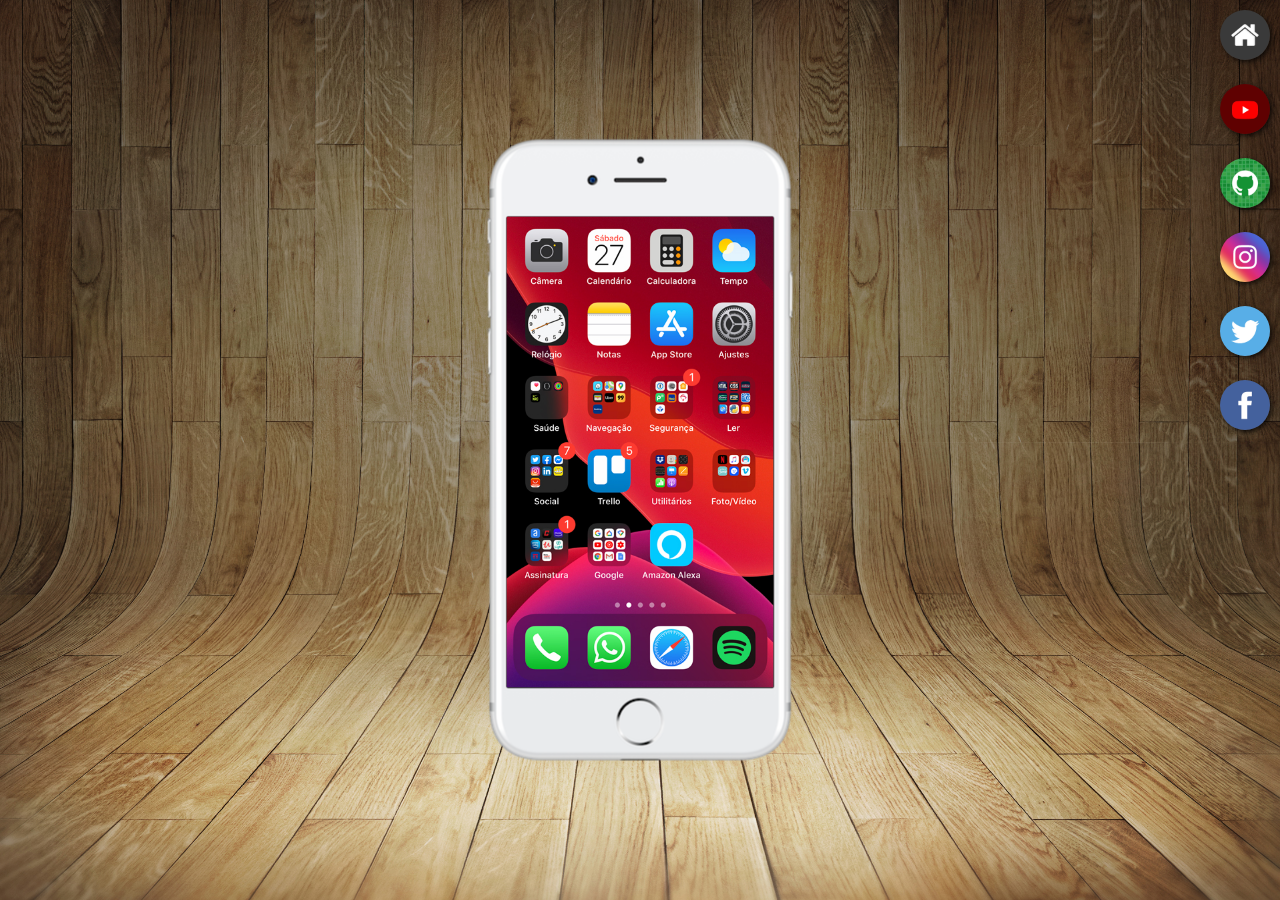
<file: index.html>
<!DOCTYPE html>
<html lang="pt-br">
<head>
    <meta charset="UTF-8">
    <meta http-equiv="X-UA-Compatible" content="IE=edge">
    <meta name="viewport" content="width=device-width, initial-scale=1.0">
    <link rel="shortcut icon" href="favicon.ico" type="image/x-icon">
    <link rel="stylesheet" href="estilos/style.css">
    <title>Projeto Redes Sociais</title>
</head>
<body>
<main>
    <section id="telefone" >
        <iframe src="home.html" name="tela" id="tela" frameborder="0">
            Seu navegador ñ é compatível
        </iframe>
    </section>
    <section id="redes">
        <a href="home.html" target="tela"><img src="imagens/logo-home.jpg" alt="home"></a><br>
        
        <a href="youtube.html" target="tela"><img src="imagens/logo-youtube.jpg" alt="youtbe"></a><br>
        
        <a href="github.html" target="tela"><img src="imagens/logo-github.jpg" alt="github"></a><br>
        
        <a href="instagram.html" target="tela"><img src="imagens/logo-instagram.jpg" alt=""></a><br>
        
        <a href="twitter.html" target="tela"><img src="imagens/logo-twitter.jpg" alt="twitter"></a><br>
        
        <a href="facebook.html" target="tela"><img src="imagens/logo-facebook.jpg" alt="facebook"></a><br>
        
    </section>
</main>
    
</body>
</html>
</file>
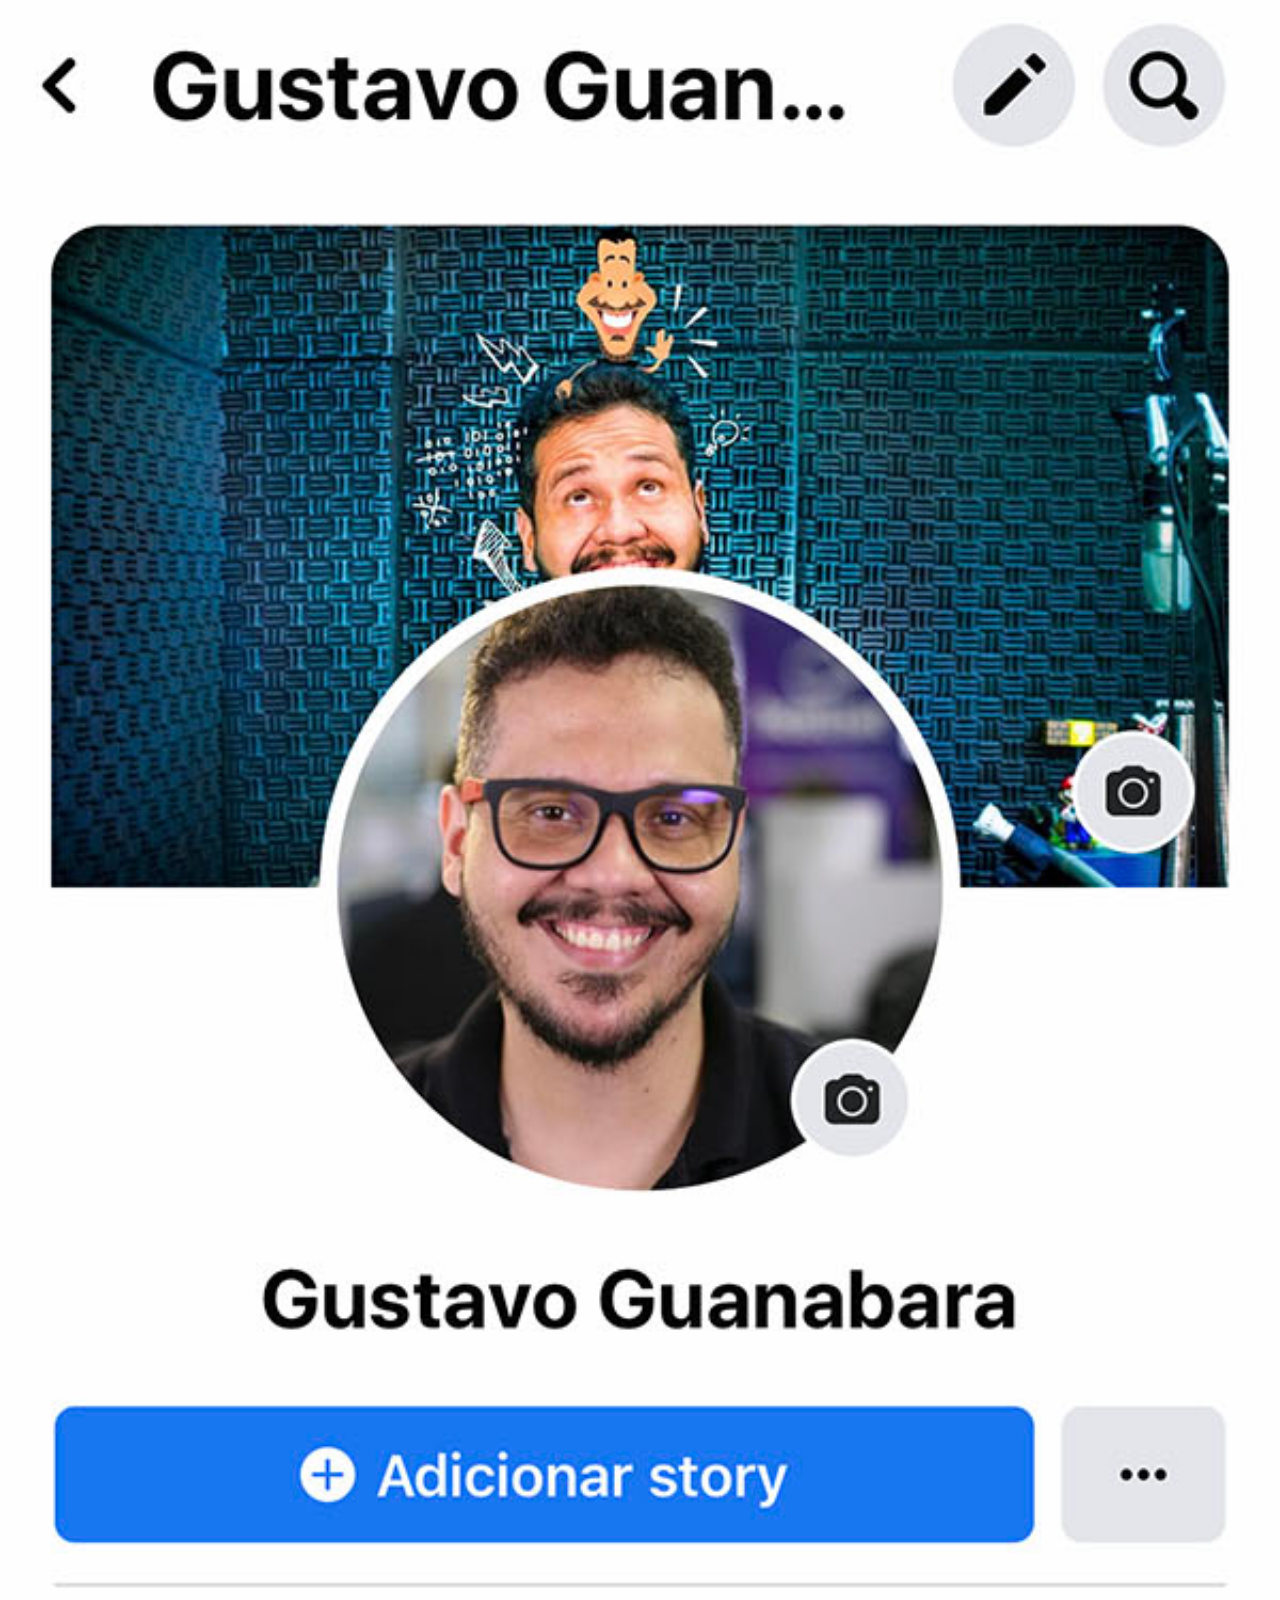
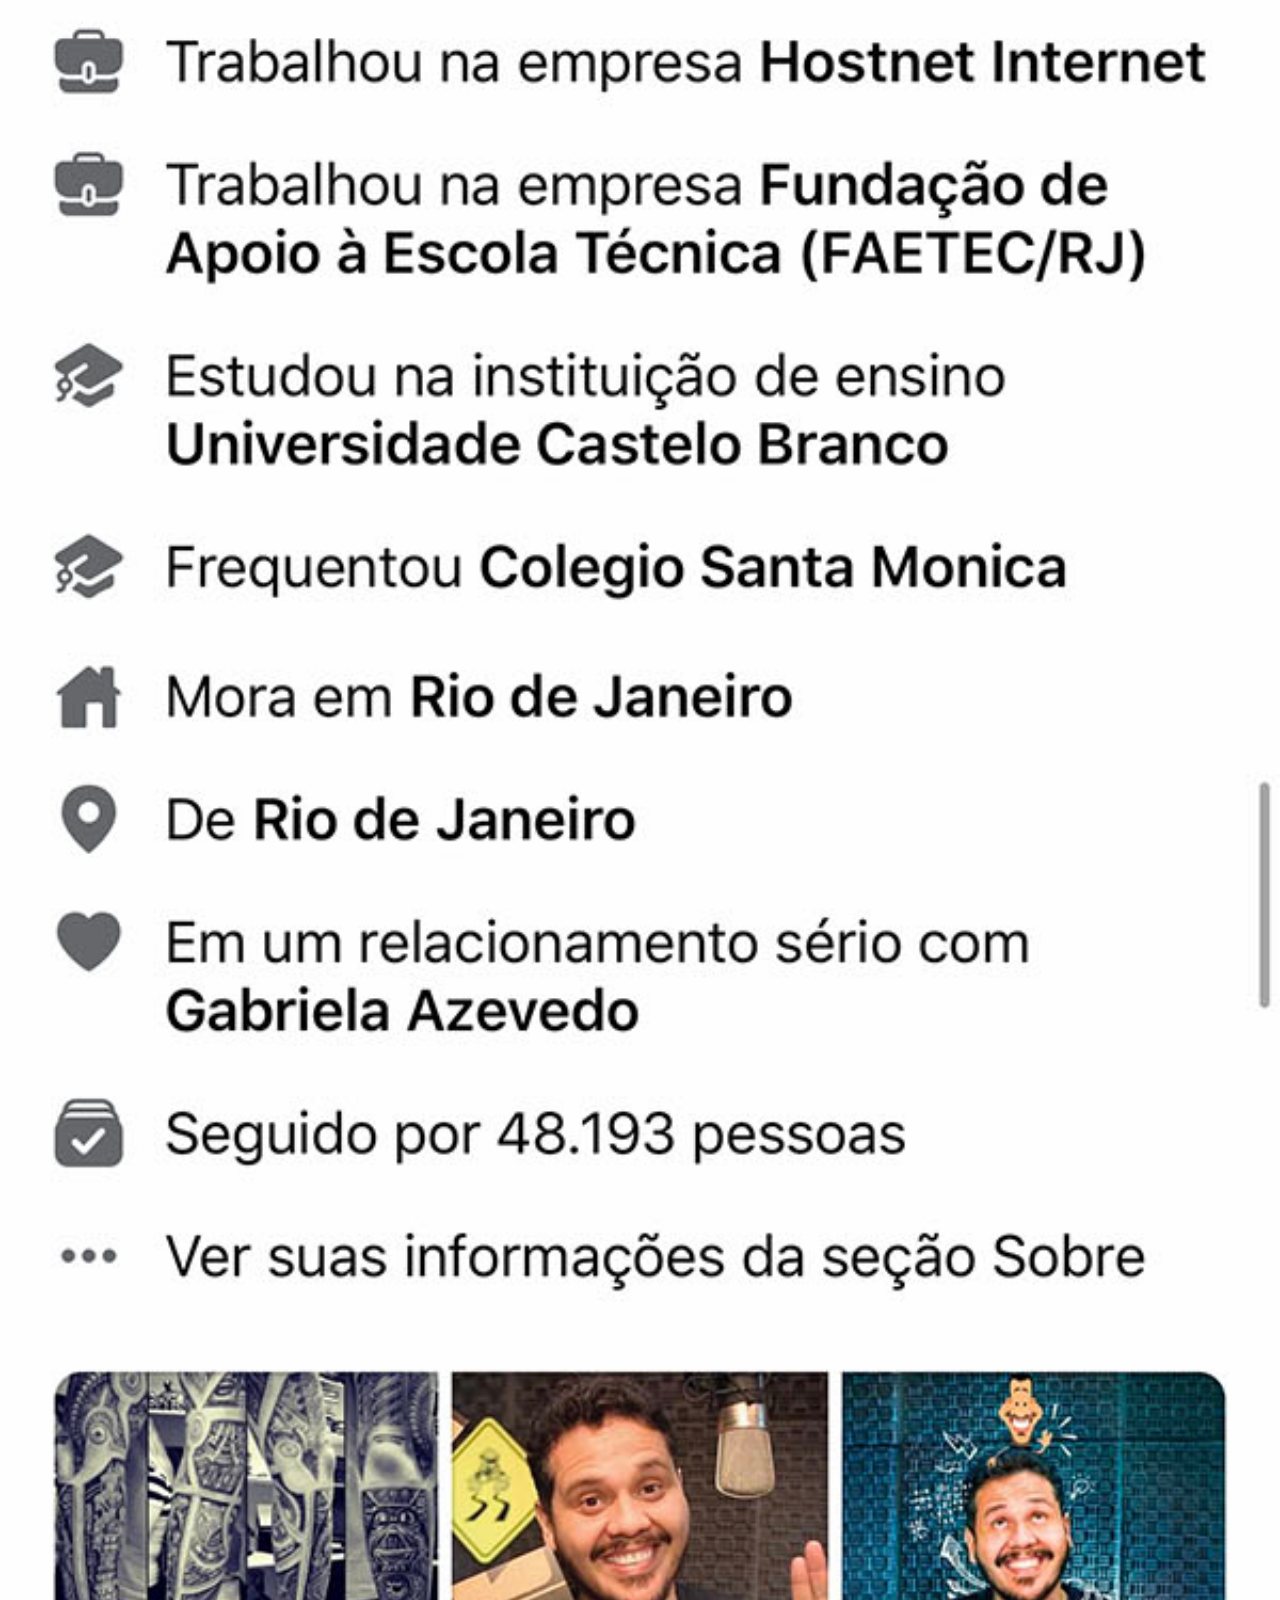
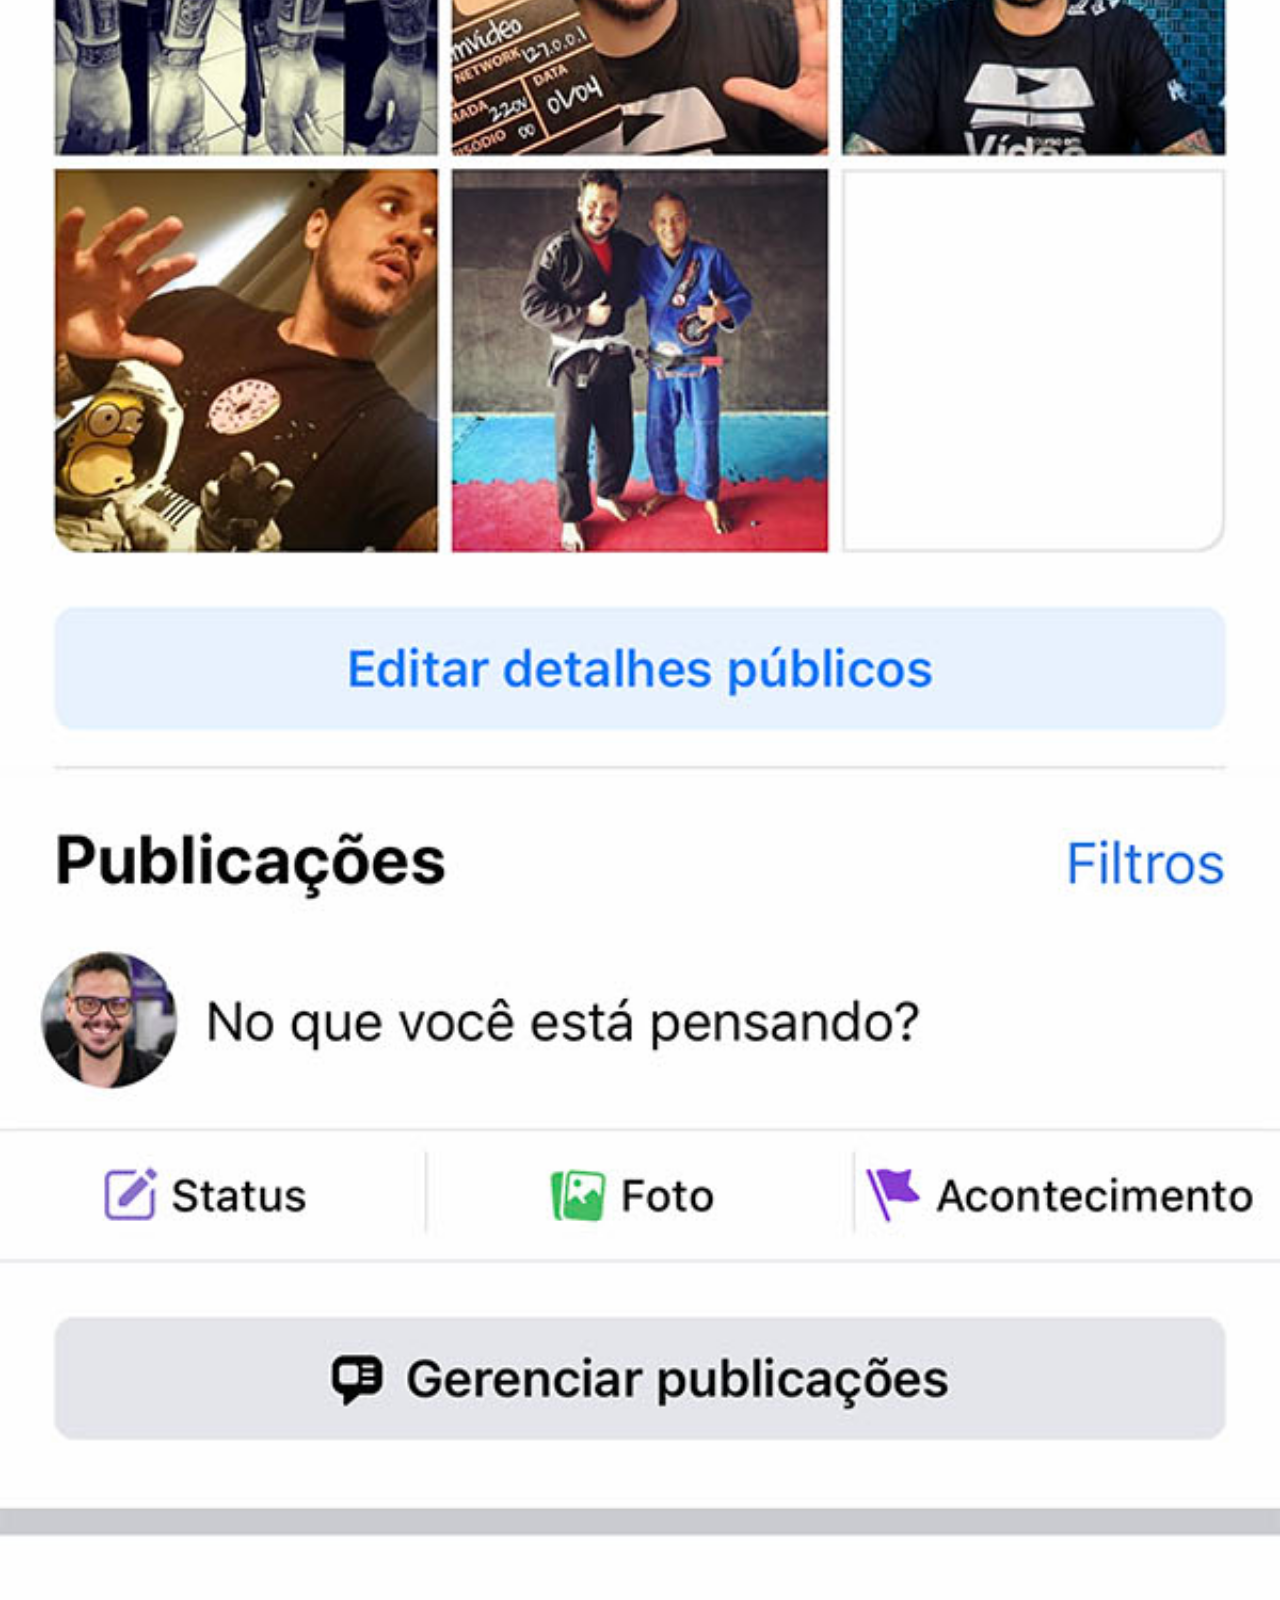
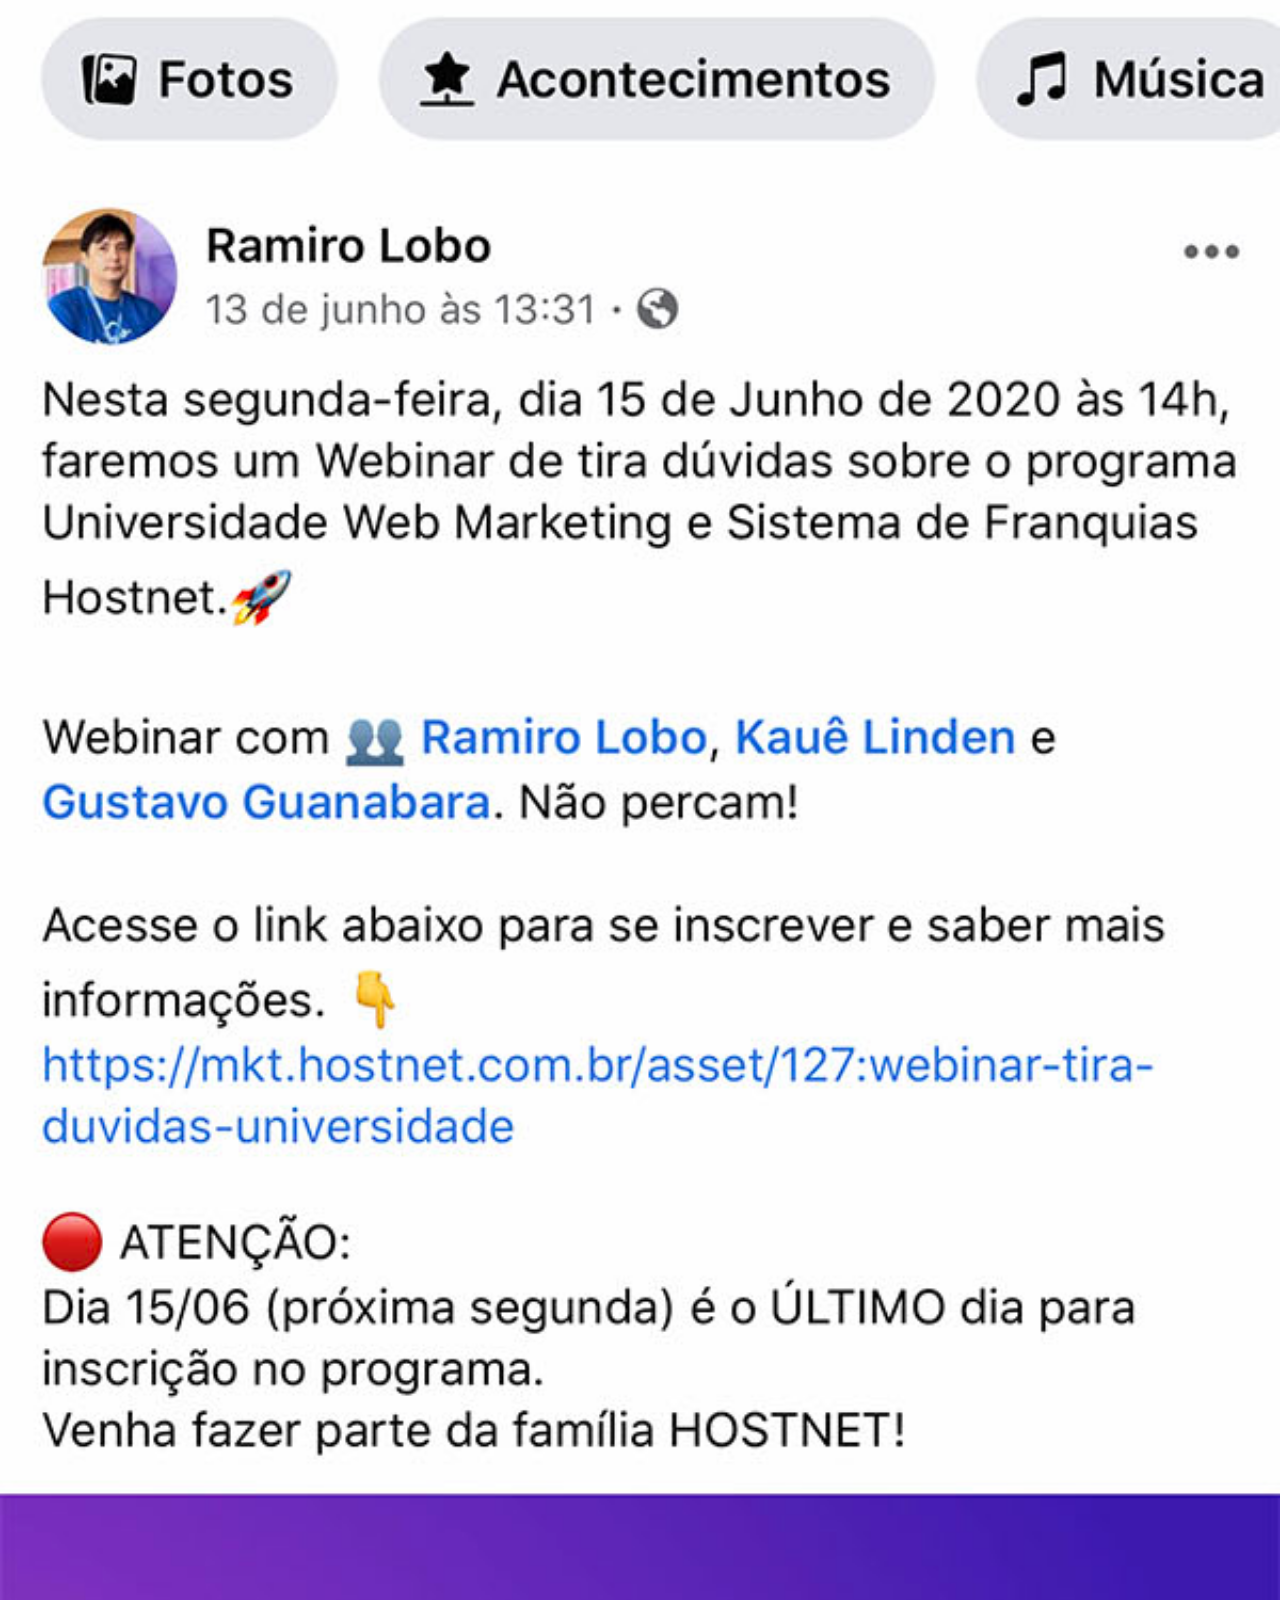
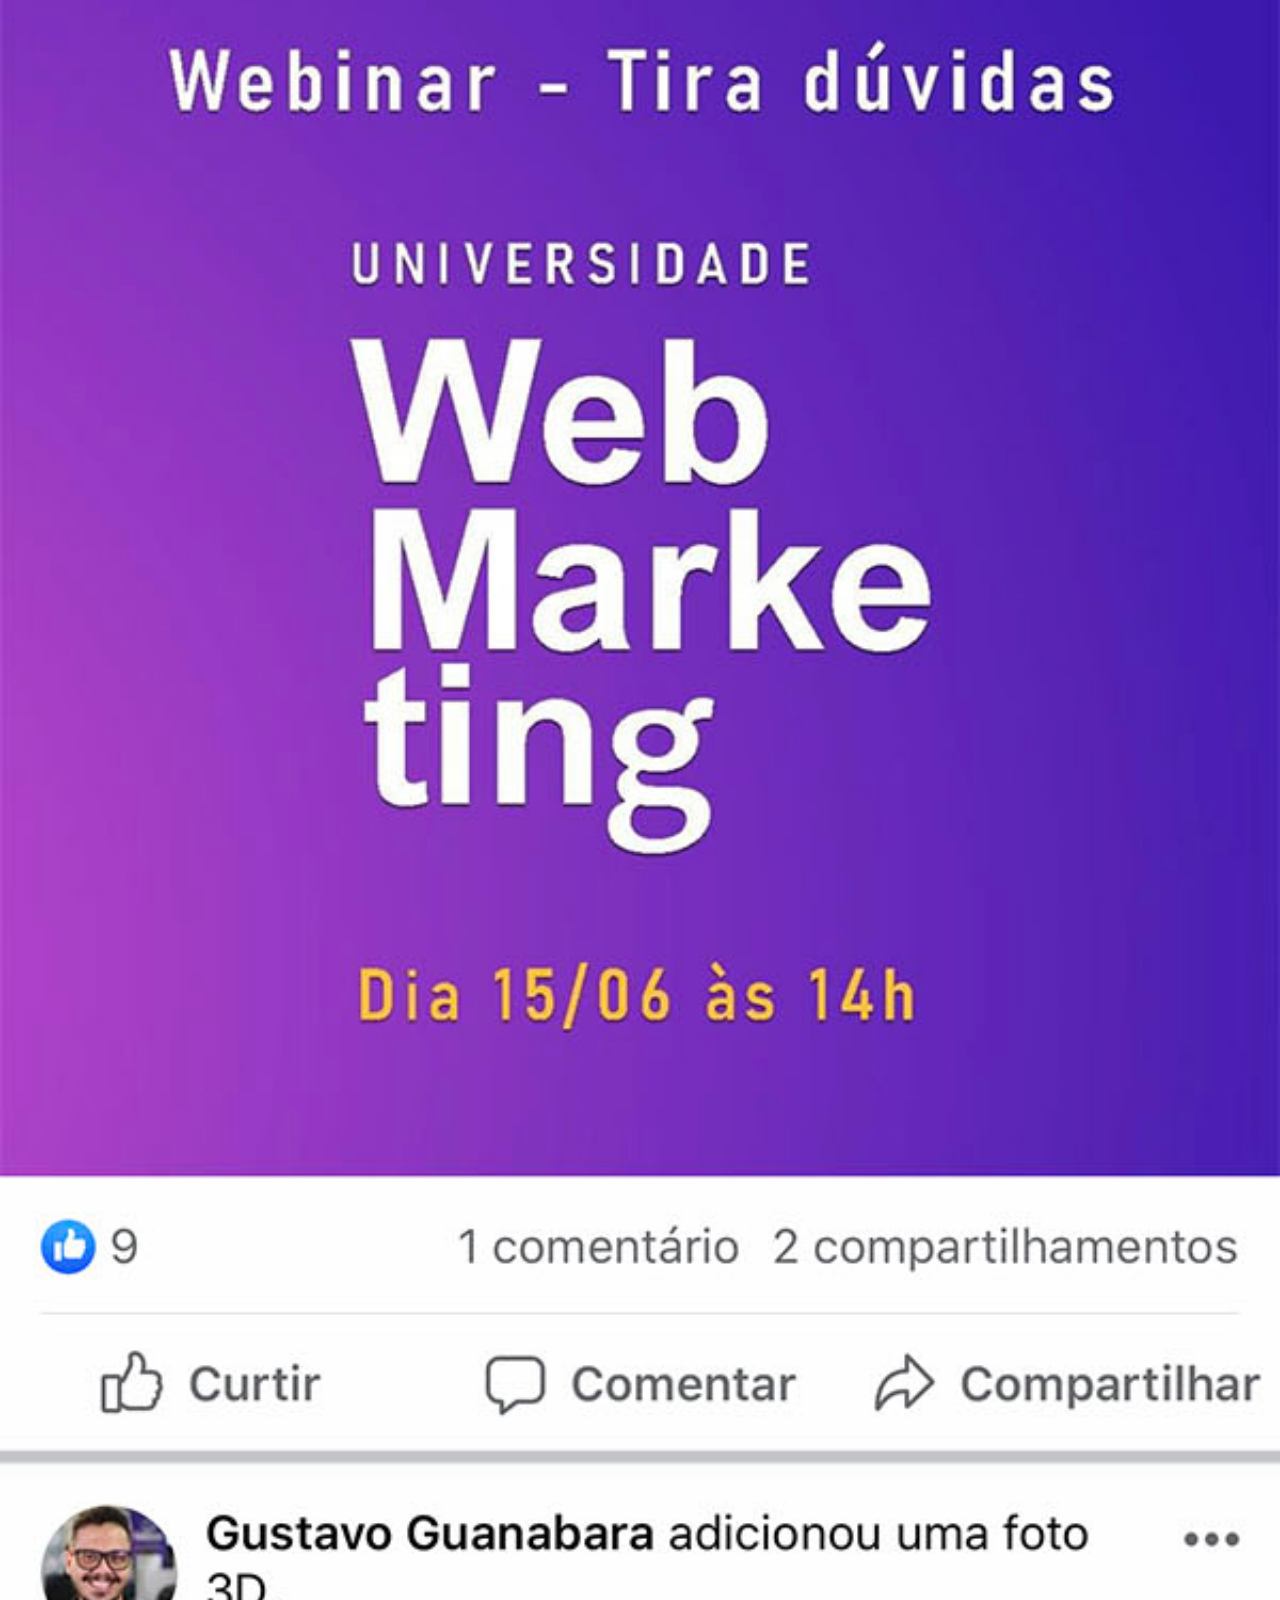
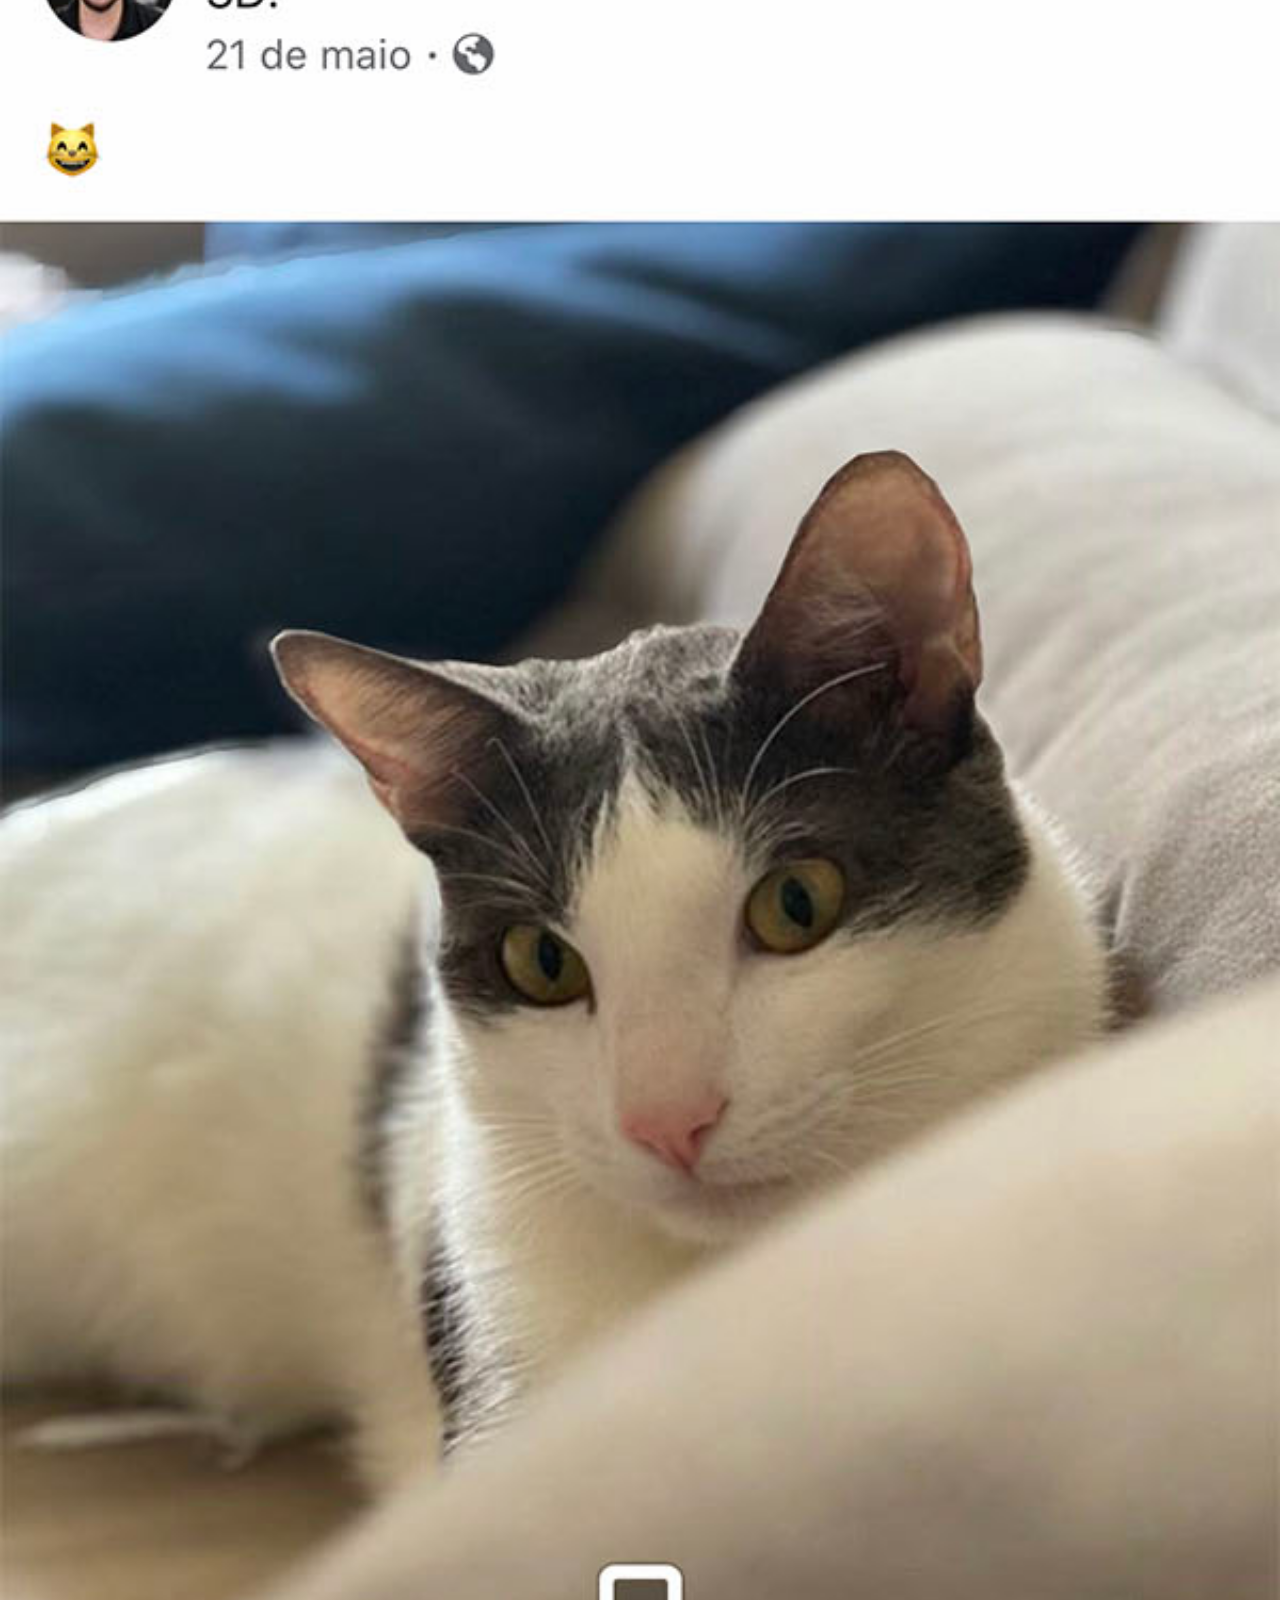
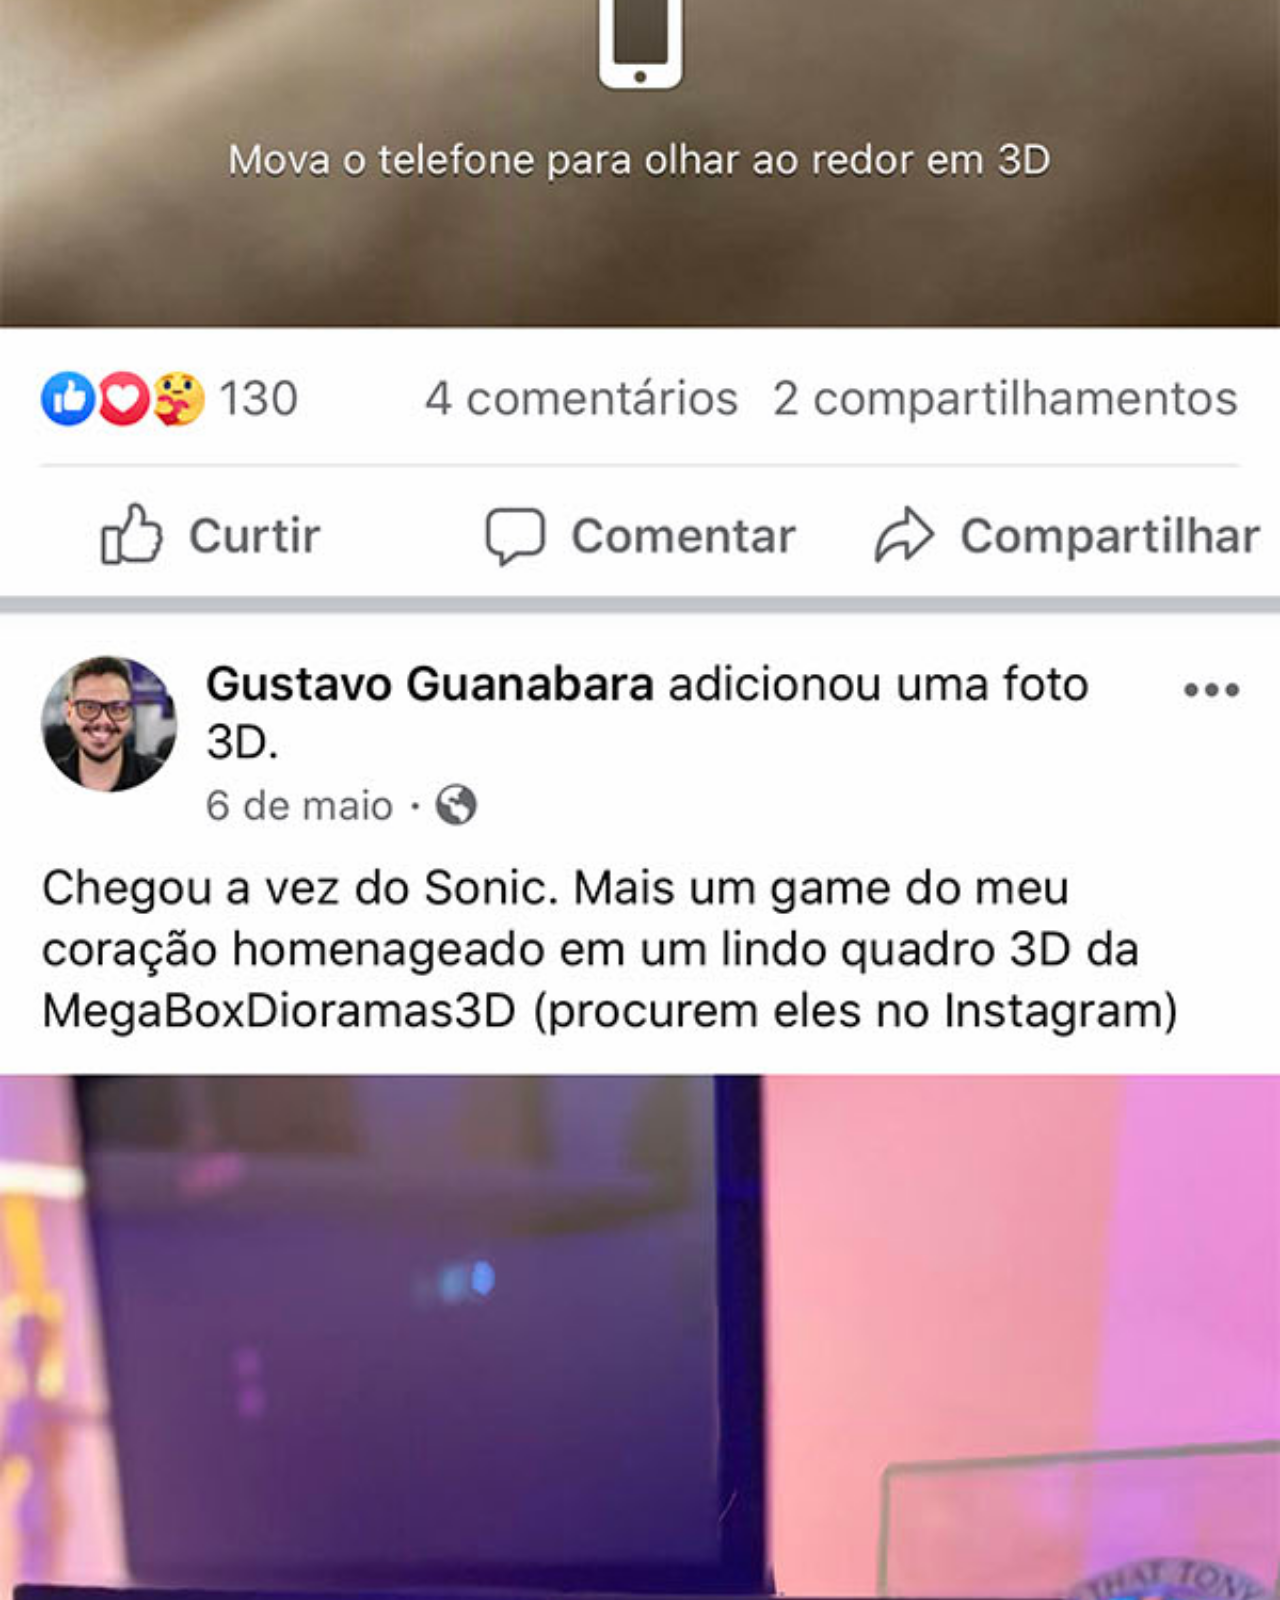
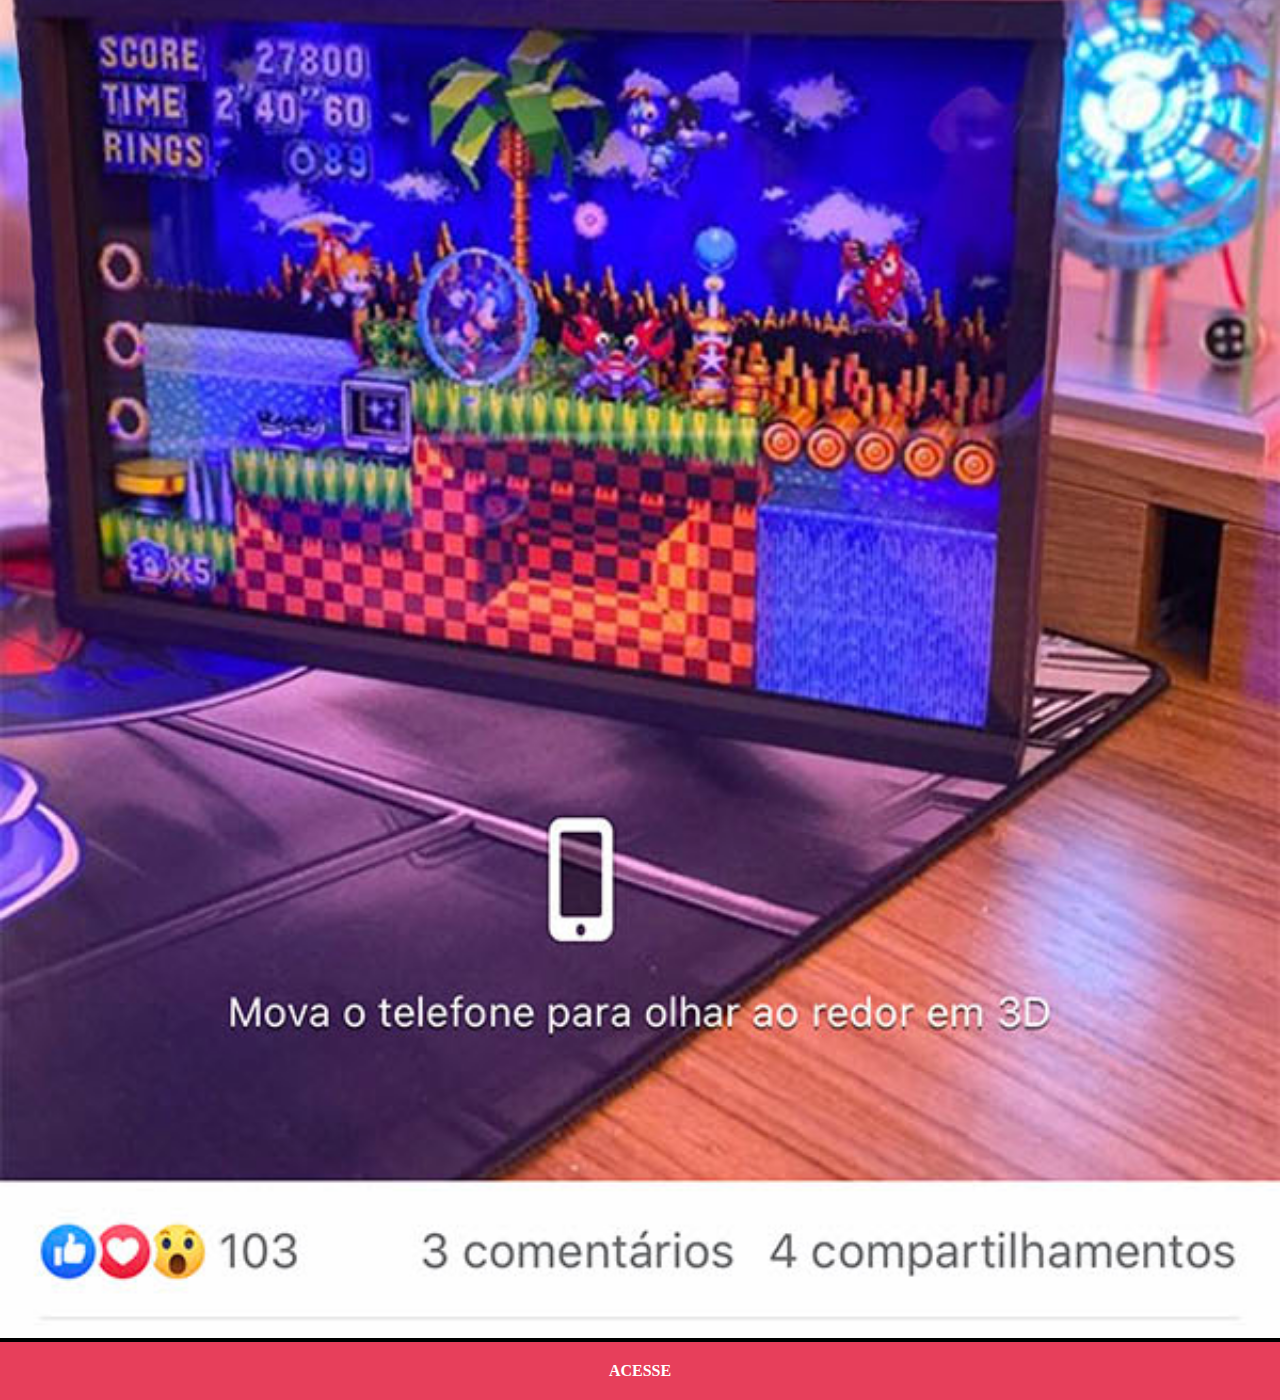
<file: facebook.html>
<!DOCTYPE html>
<html lang="pt-br">
<head>
    <meta charset="UTF-8">
    <meta http-equiv="X-UA-Compatible" content="IE=edge">
    <meta name="viewport" content="width=device-width, initial-scale=1.0">
    <title>Home</title>
    <style>
        *{
            margin: 0px;
            padding: 0px;
        }
        body{
            background-color: rgb(0, 0, 0);
        }
        ::-webkit-scrollbar{
            width: 0;
            height: 0;
        }
        img{
            width: 100vw;
            margin: 0px;
        }
        a{
            display: block;
            background-color: #E73F5B;
            text-align: center;
            padding: 20px;
            margin: 0px;
            font-weight: bolder;
            text-decoration: none;
            color: white;
        }
        a:hover{
            background-color: #863BA7;
        }
      
    </style>
</head>
<body>
    <img src="imagens/tela-facebook.jpg" alt="github">
    <a href="https://www.facebook.com/MisterEu09/" target="_blank">ACESSE</a>
</body>
</html>
</file>
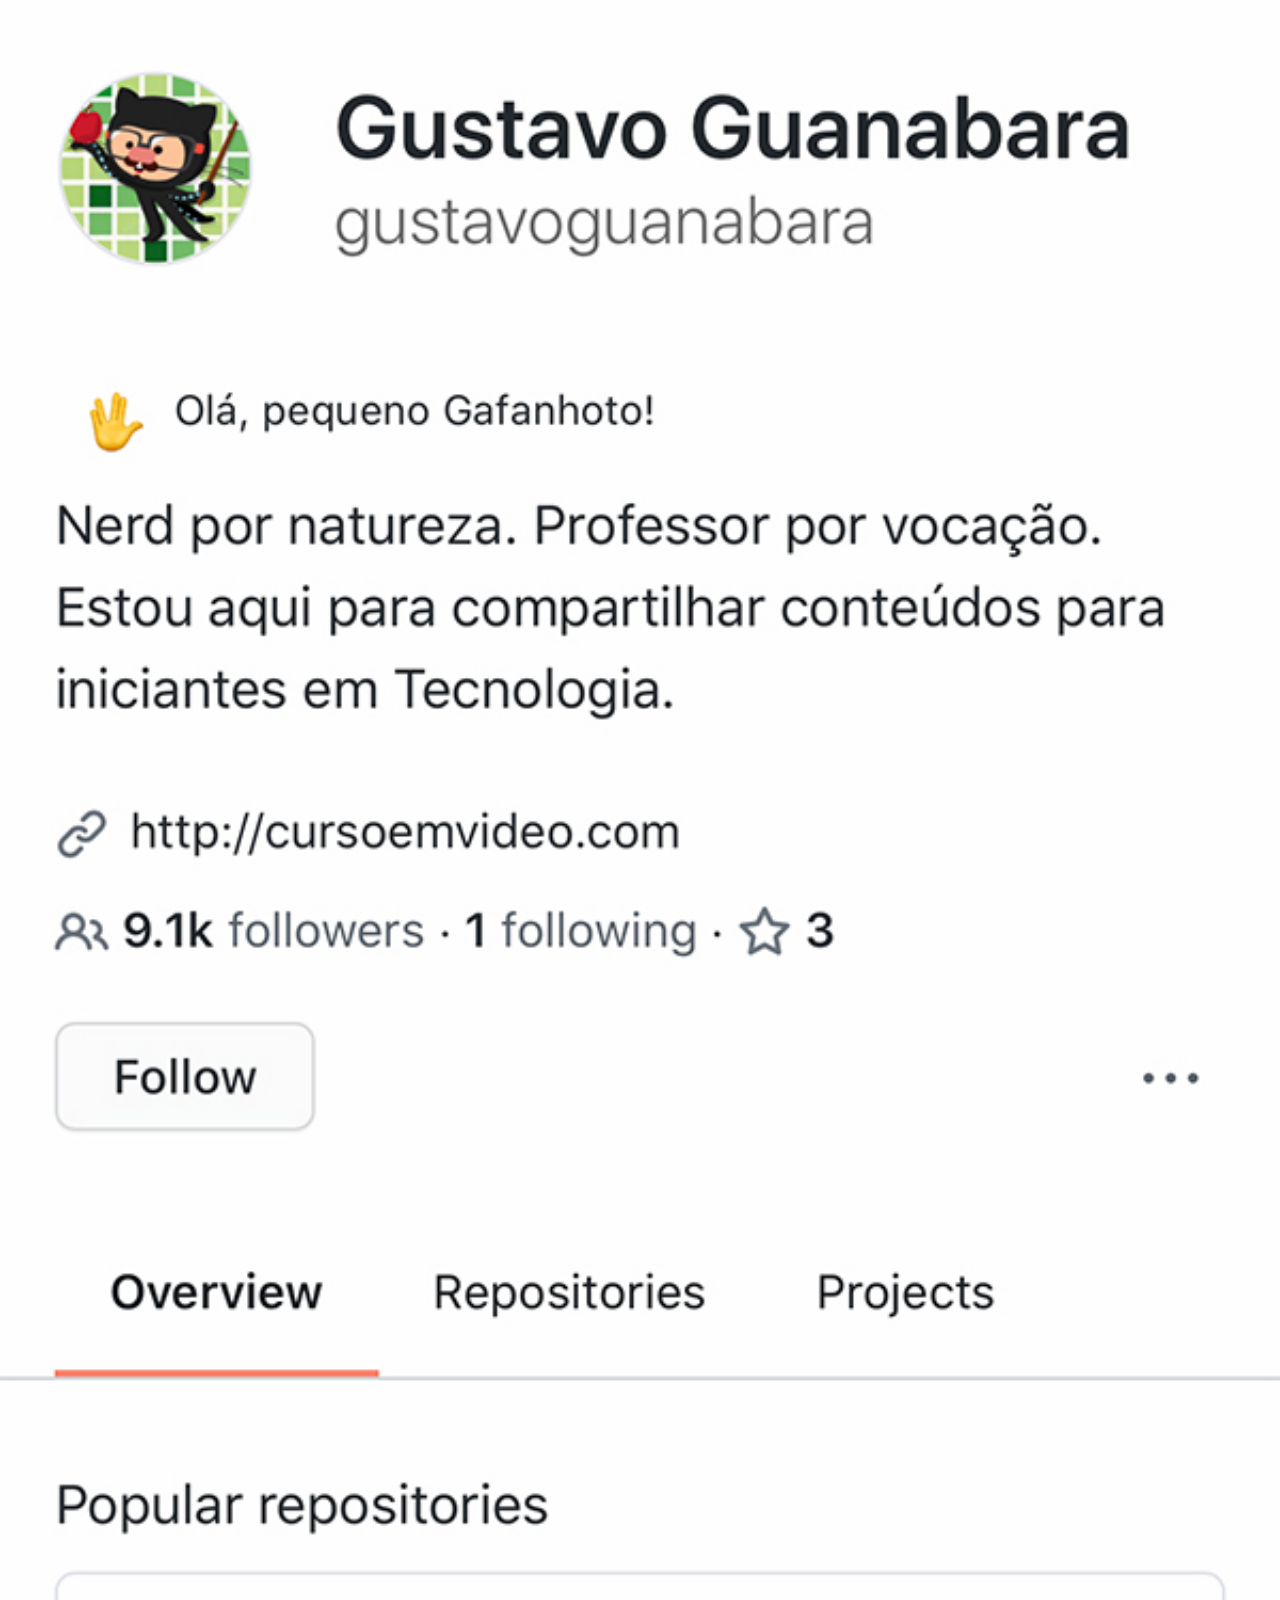
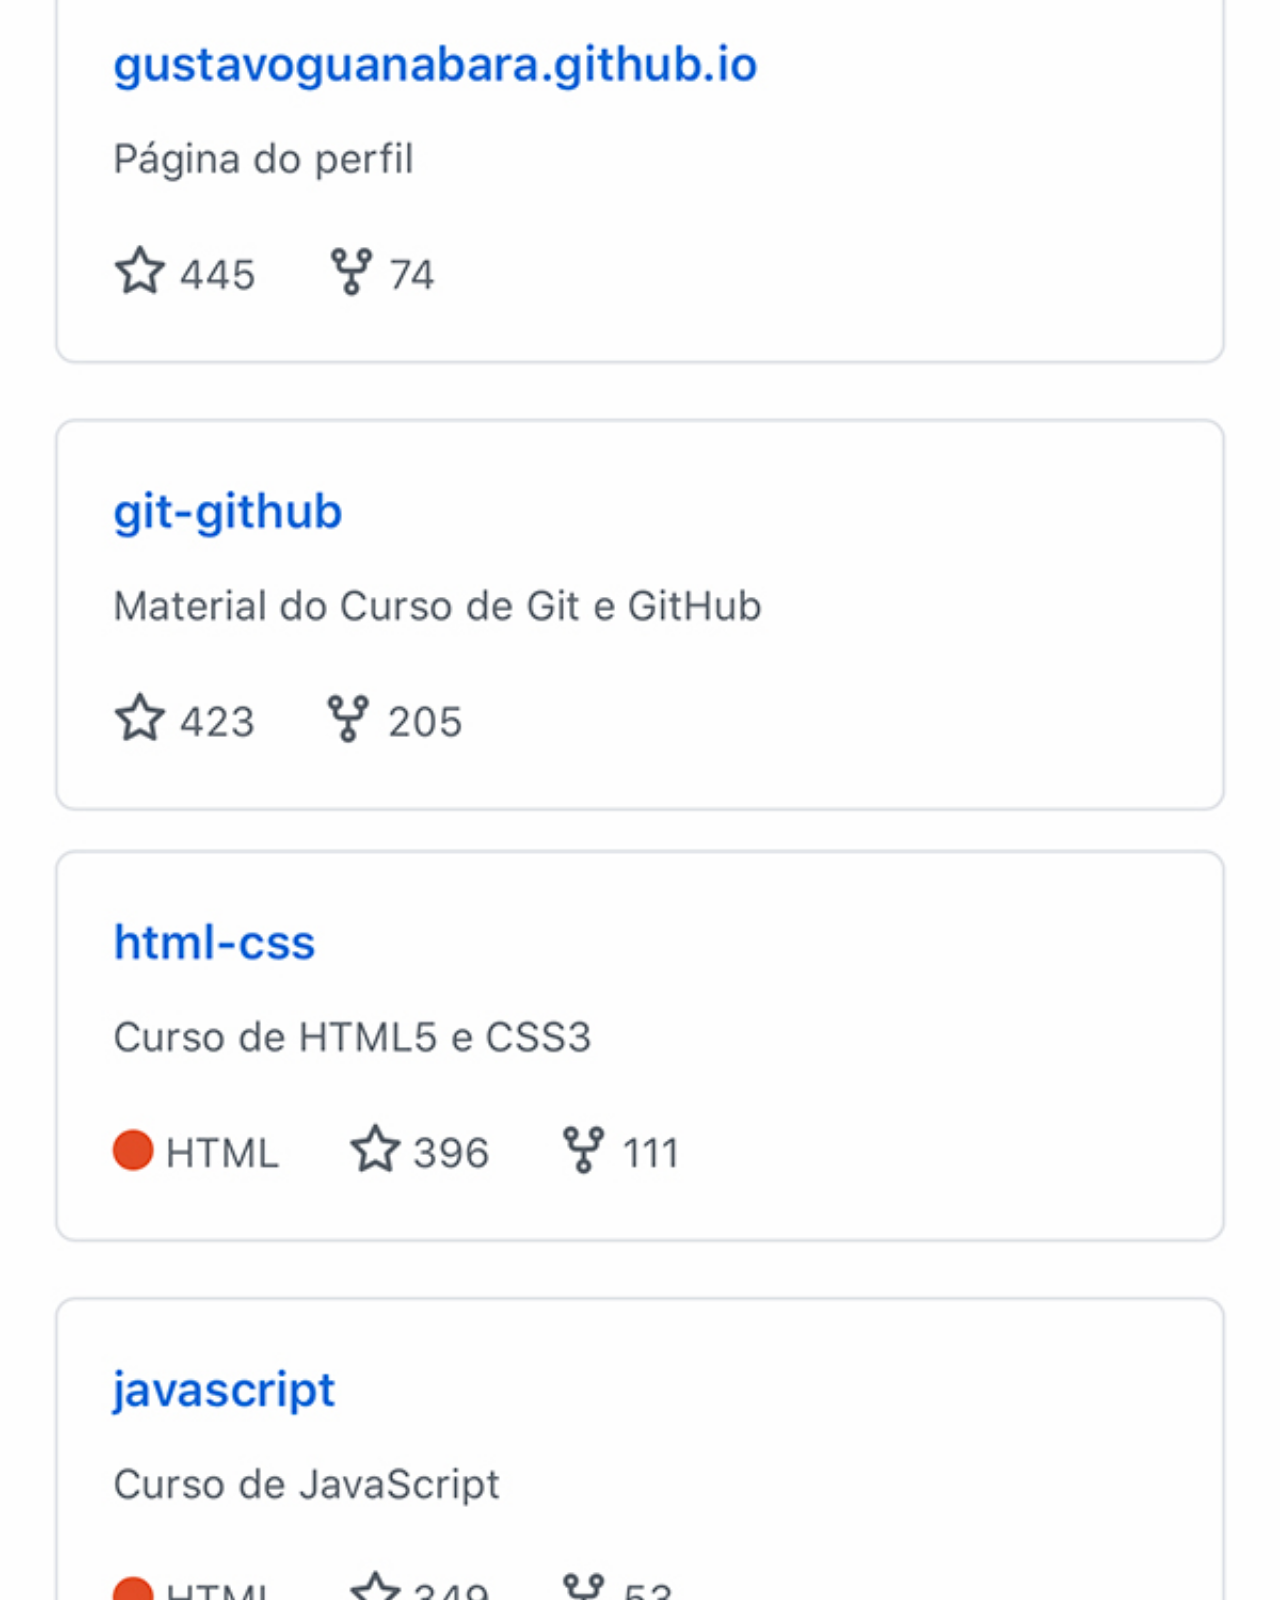
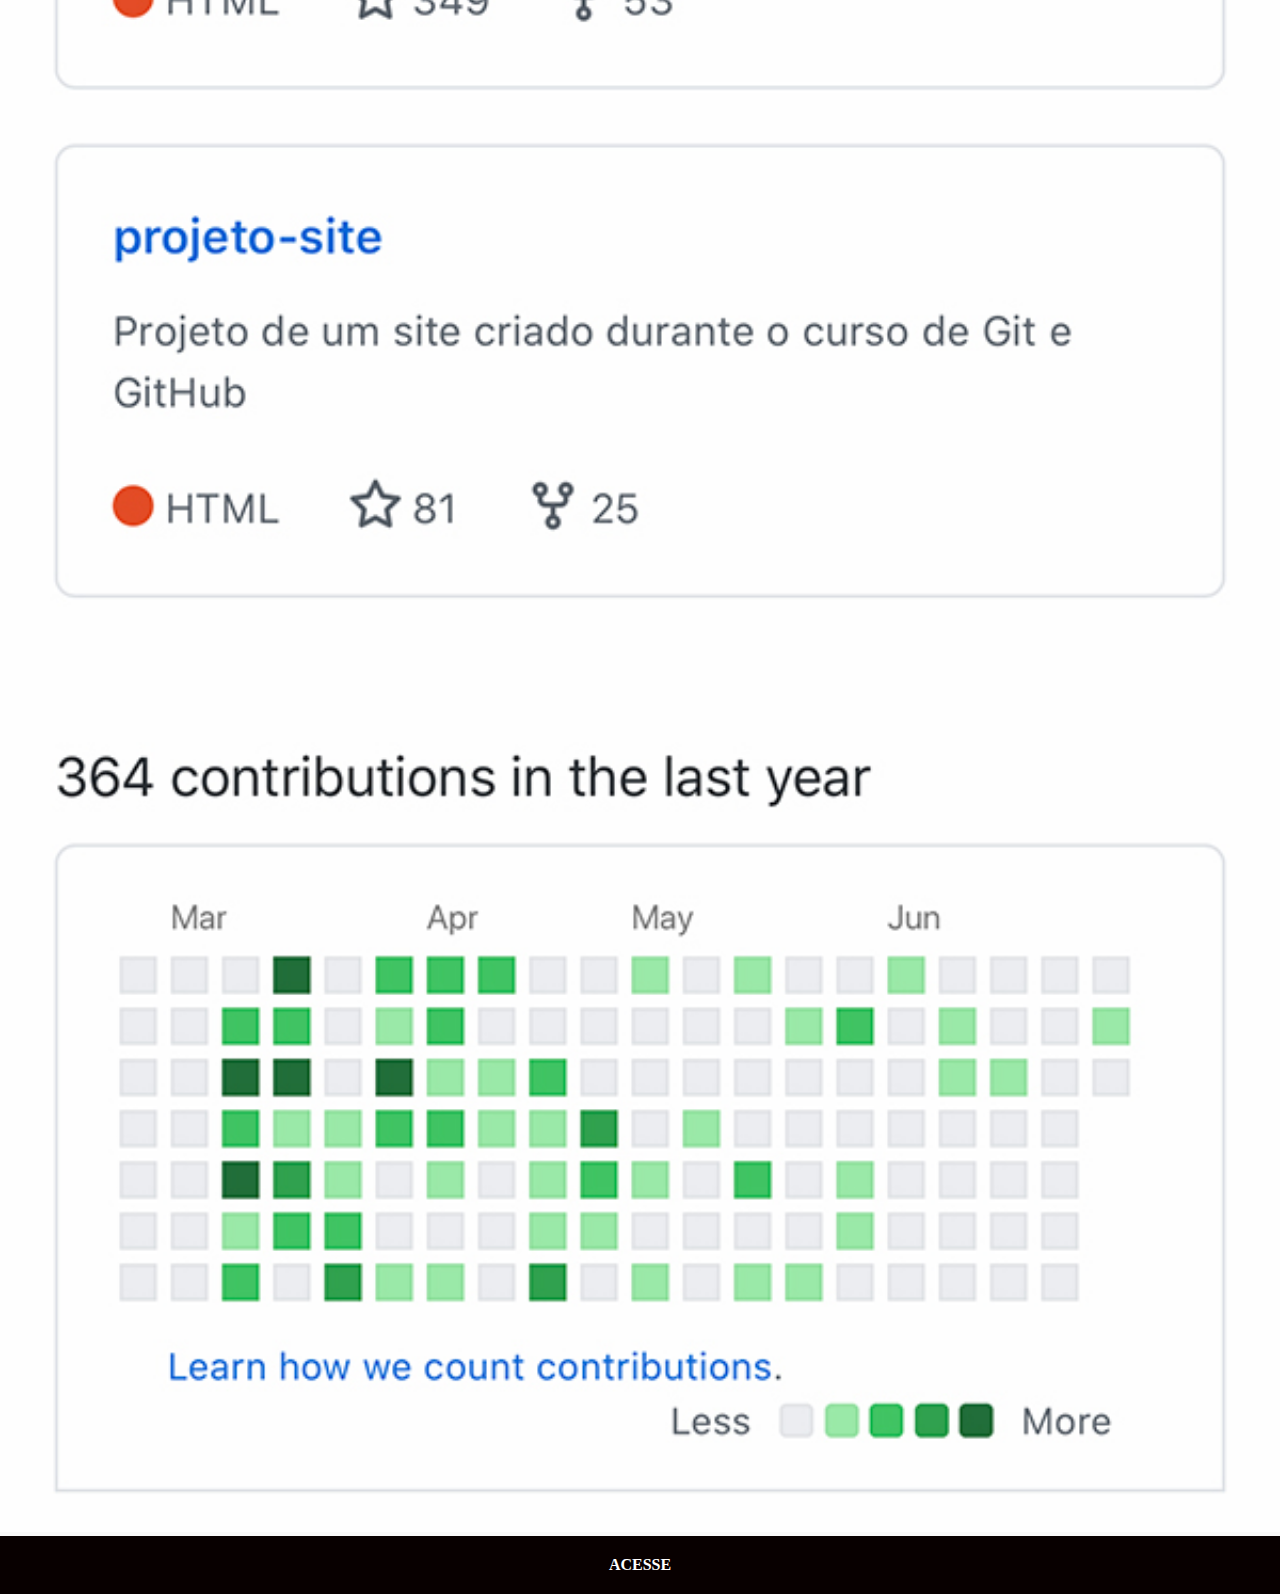
<file: github.html>
<!DOCTYPE html>
<html lang="pt-br">
<head>
    <meta charset="UTF-8">
    <meta http-equiv="X-UA-Compatible" content="IE=edge">
    <meta name="viewport" content="width=device-width, initial-scale=1.0">
    <title>Home</title>
    <style>
        *{
            margin: 0px;
            padding: 0px;
        }
        body{
            background-color: rgb(249, 249, 249);
        }
        ::-webkit-scrollbar{
            width: 0;
            height: 0;
        }
        img{
            width: 100vw;
            margin: 0px;
        }
        a{
            display: block;
            background-color: rgb(8, 0, 0);
            text-align: center;
            padding: 20px;
            margin: 0px;
            font-weight: bolder;
            text-decoration: none;
            color: white;
        }
        a:hover{
            background-color: rgb(67, 20, 20);
        }
      
    </style>
</head>
<body>
    <img src="imagens/tela-github.jpg" alt="github">
    <a href="https://github.com/MisterEu09" target="_blank">ACESSE</a>
</body>
</html>
</file>
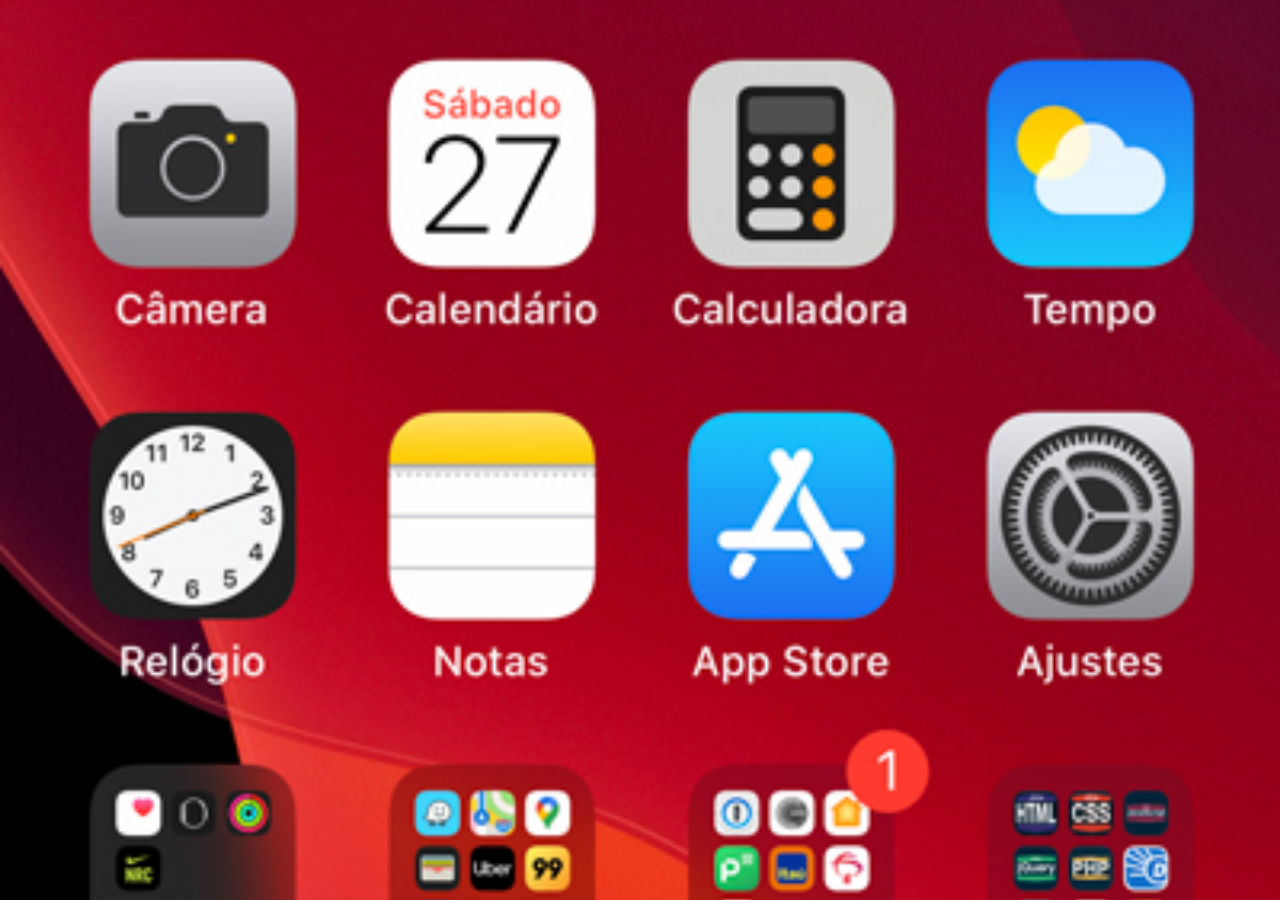
<file: home.html>
<!DOCTYPE html>
<html lang="pt-br">
<head>
    <meta charset="UTF-8">
    <meta http-equiv="X-UA-Compatible" content="IE=edge">
    <meta name="viewport" content="width=device-width, initial-scale=1.0">
    <title>Home</title>
    <style>
        *{
            margin: 0px;
            padding: 0px;
        }
        body{
            width: 100vw;
            height: 100vh;
            background: url(imagens/tela-home.jpg )no-repeat top center;
            background-size: cover;
        
        }
    </style>
</head>
<body>
    
</body>
</html>
</file>
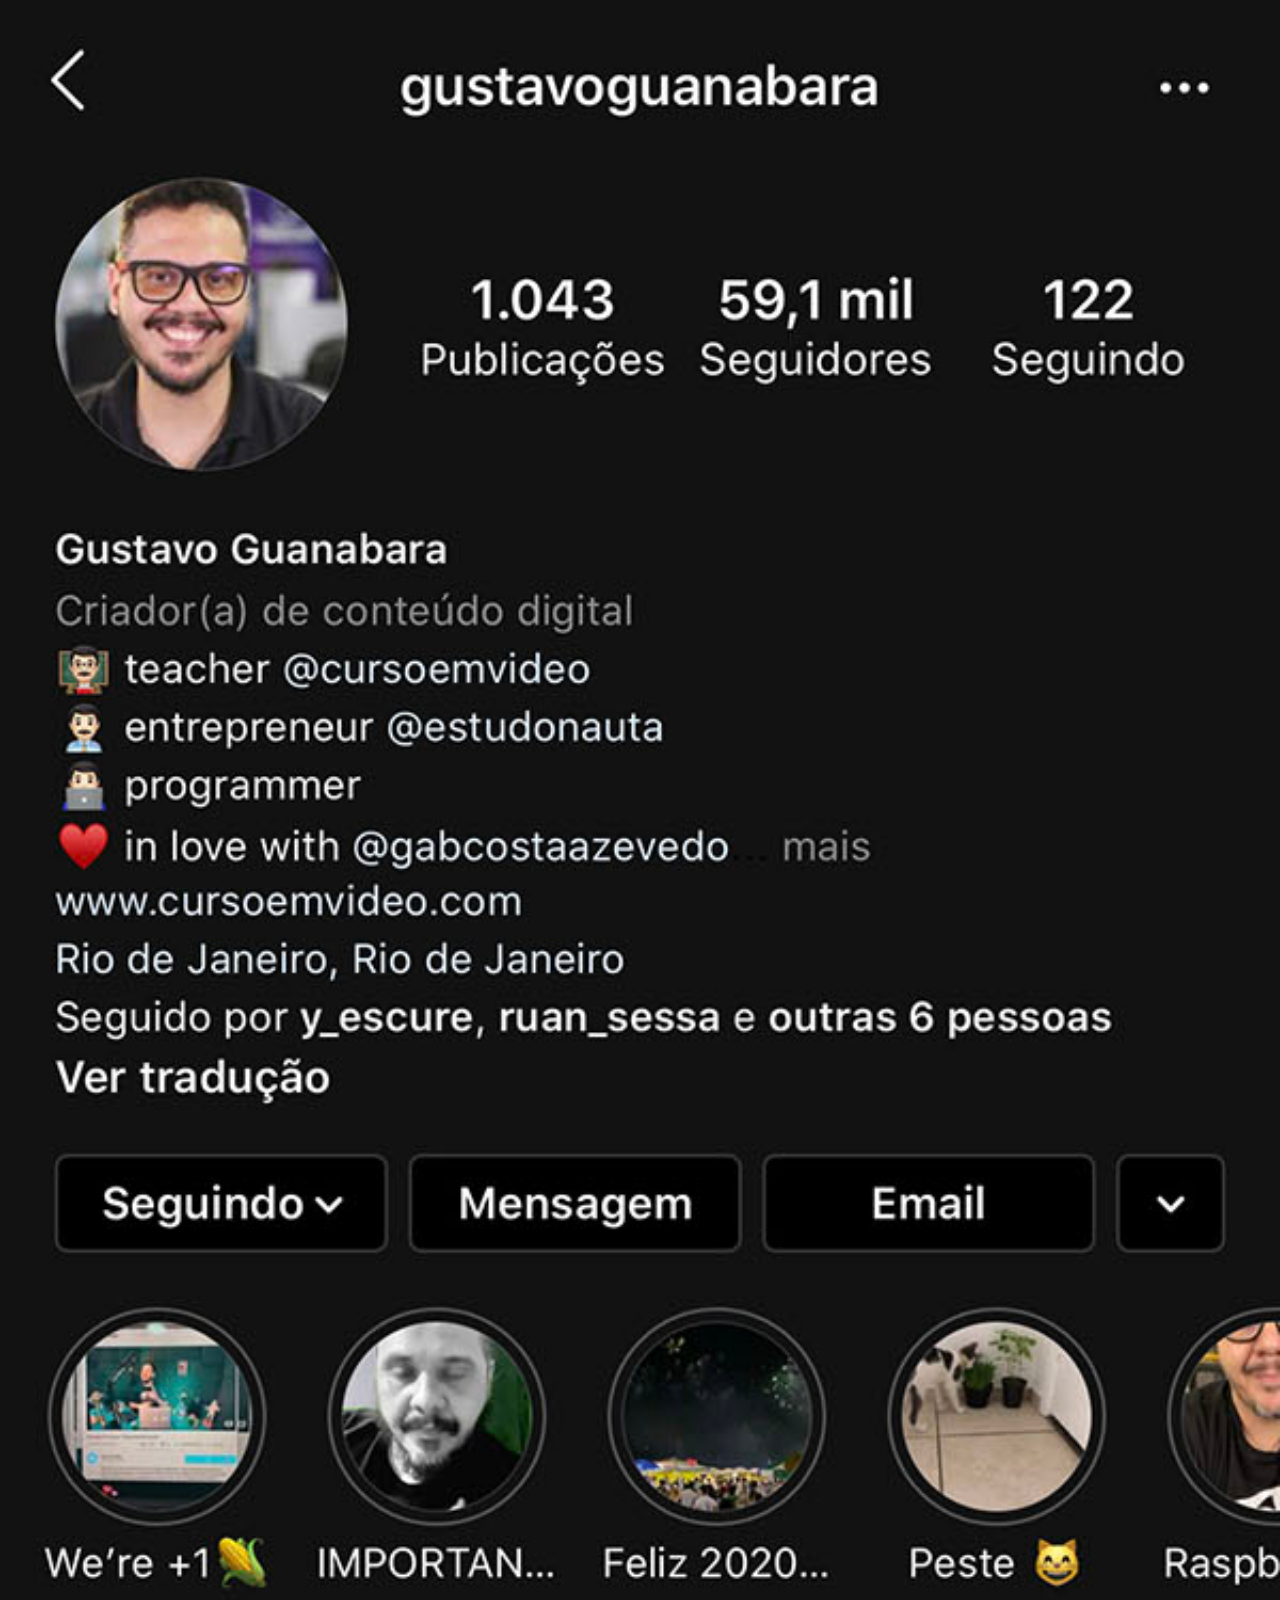
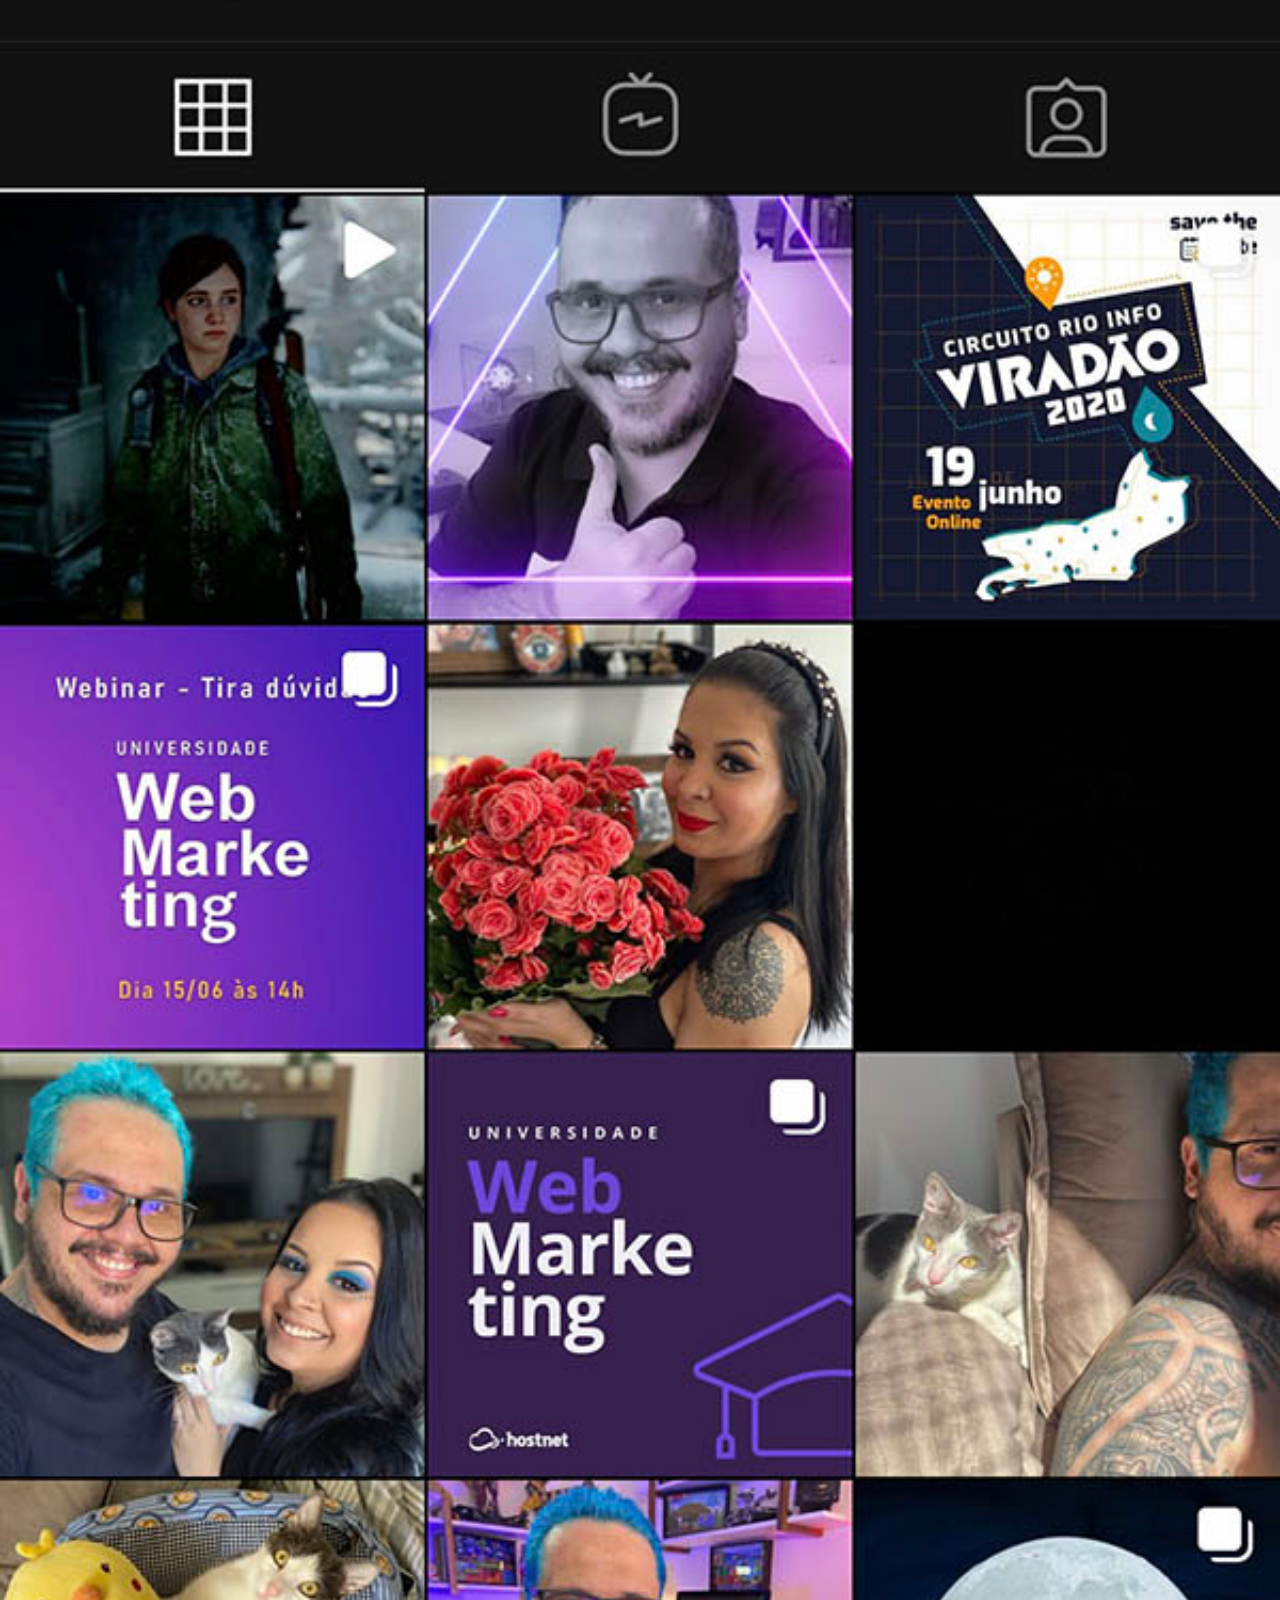
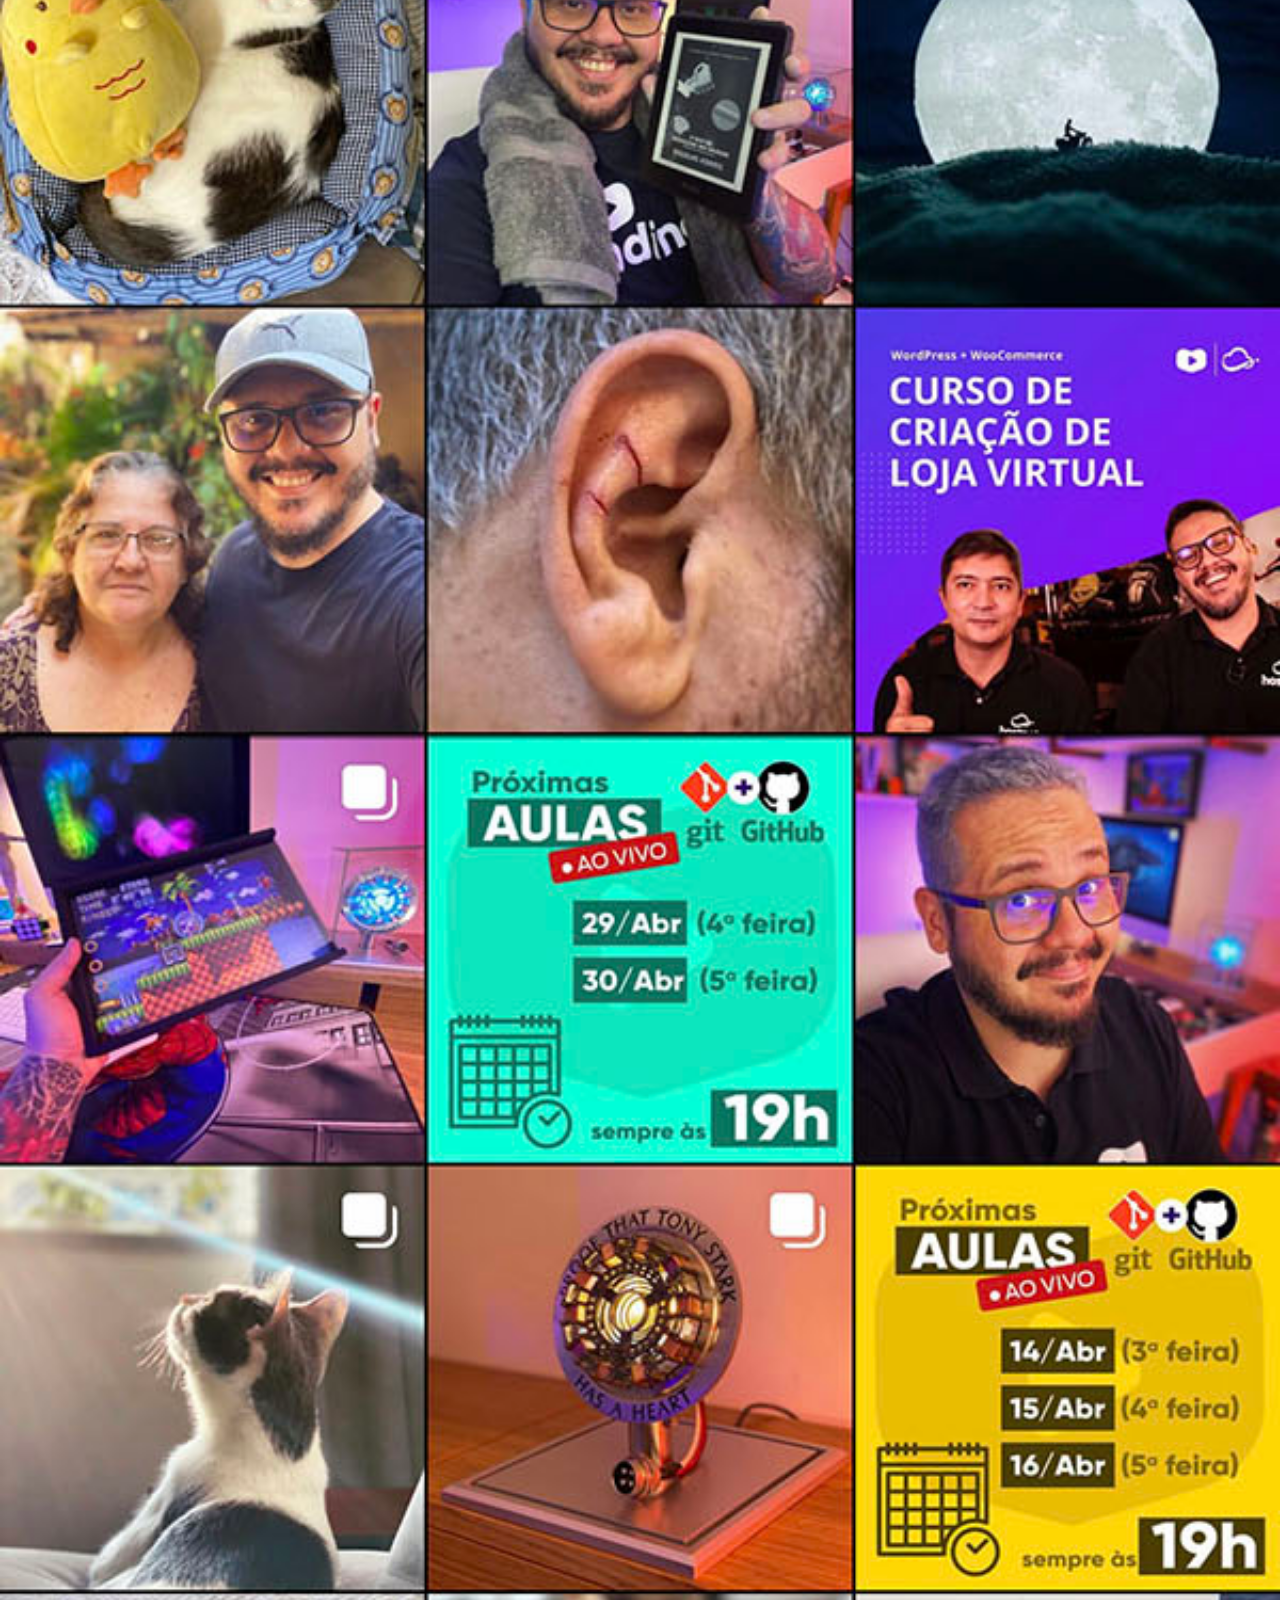
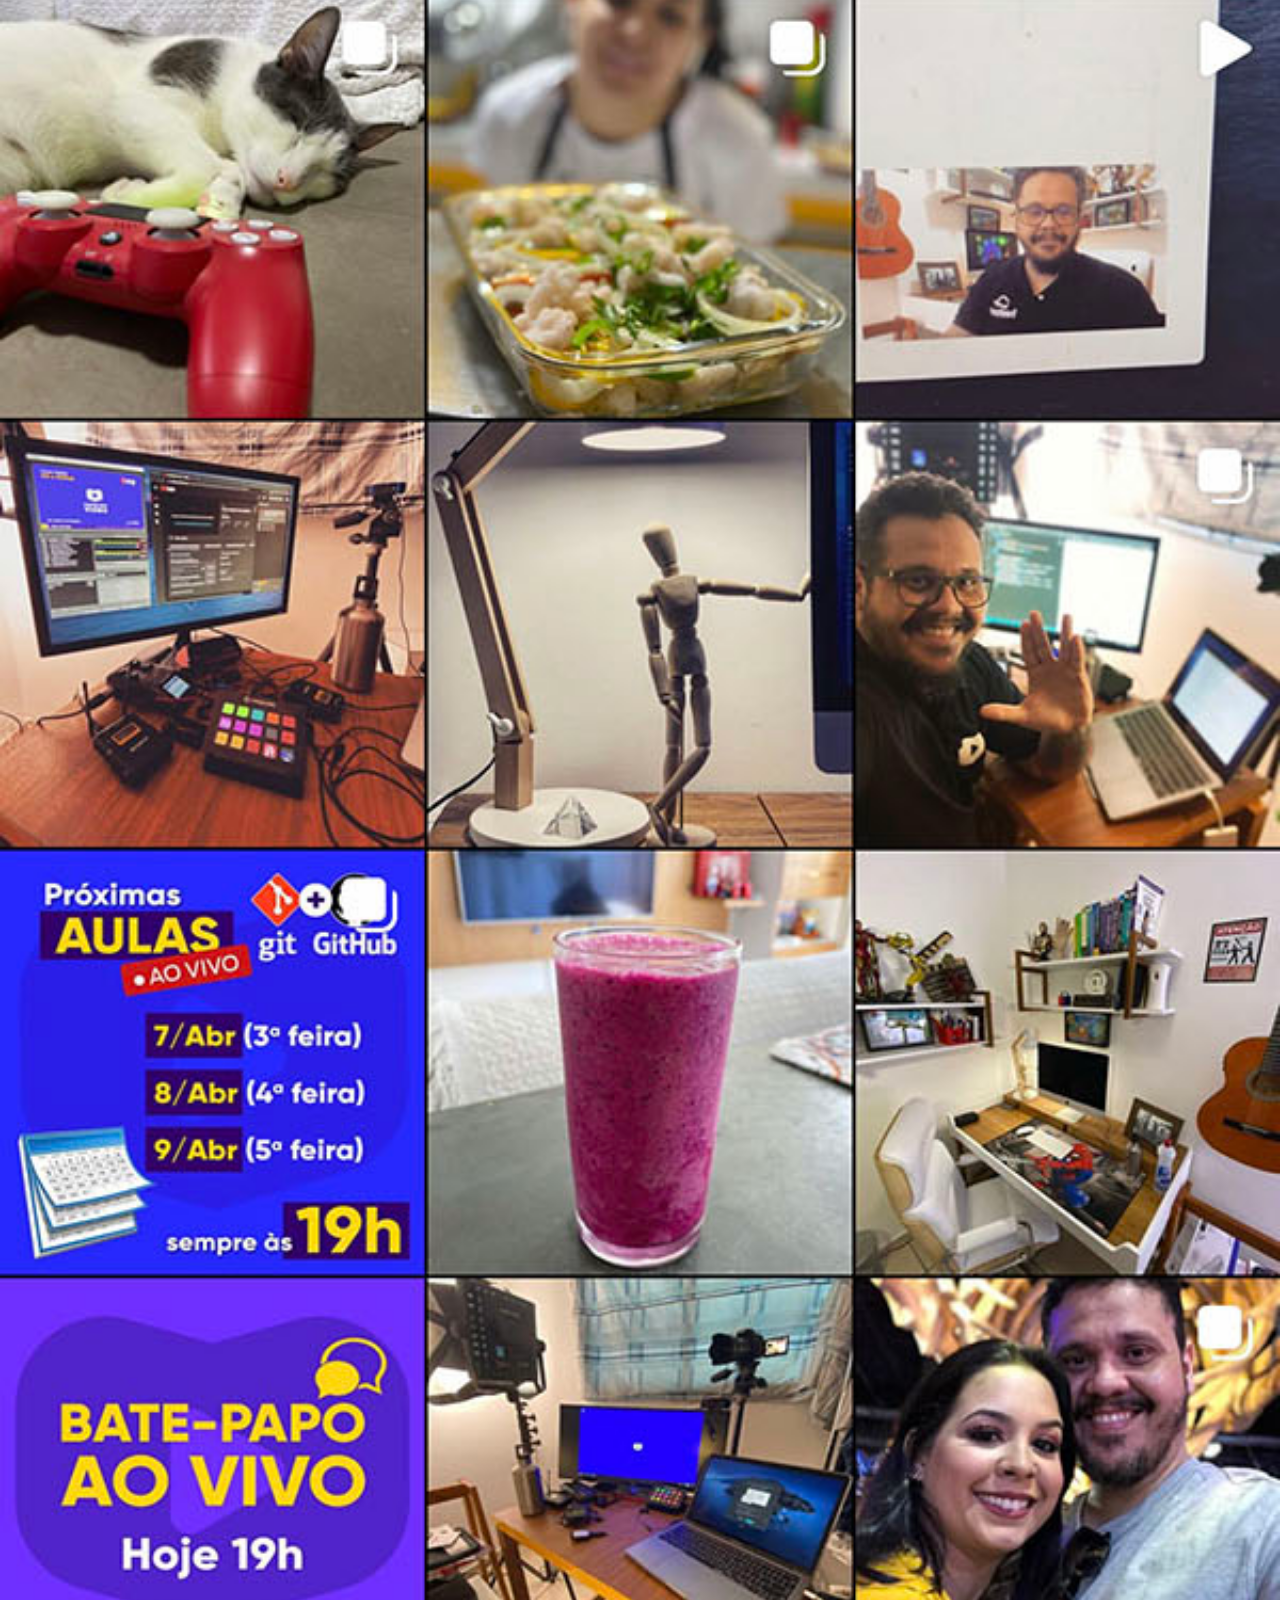
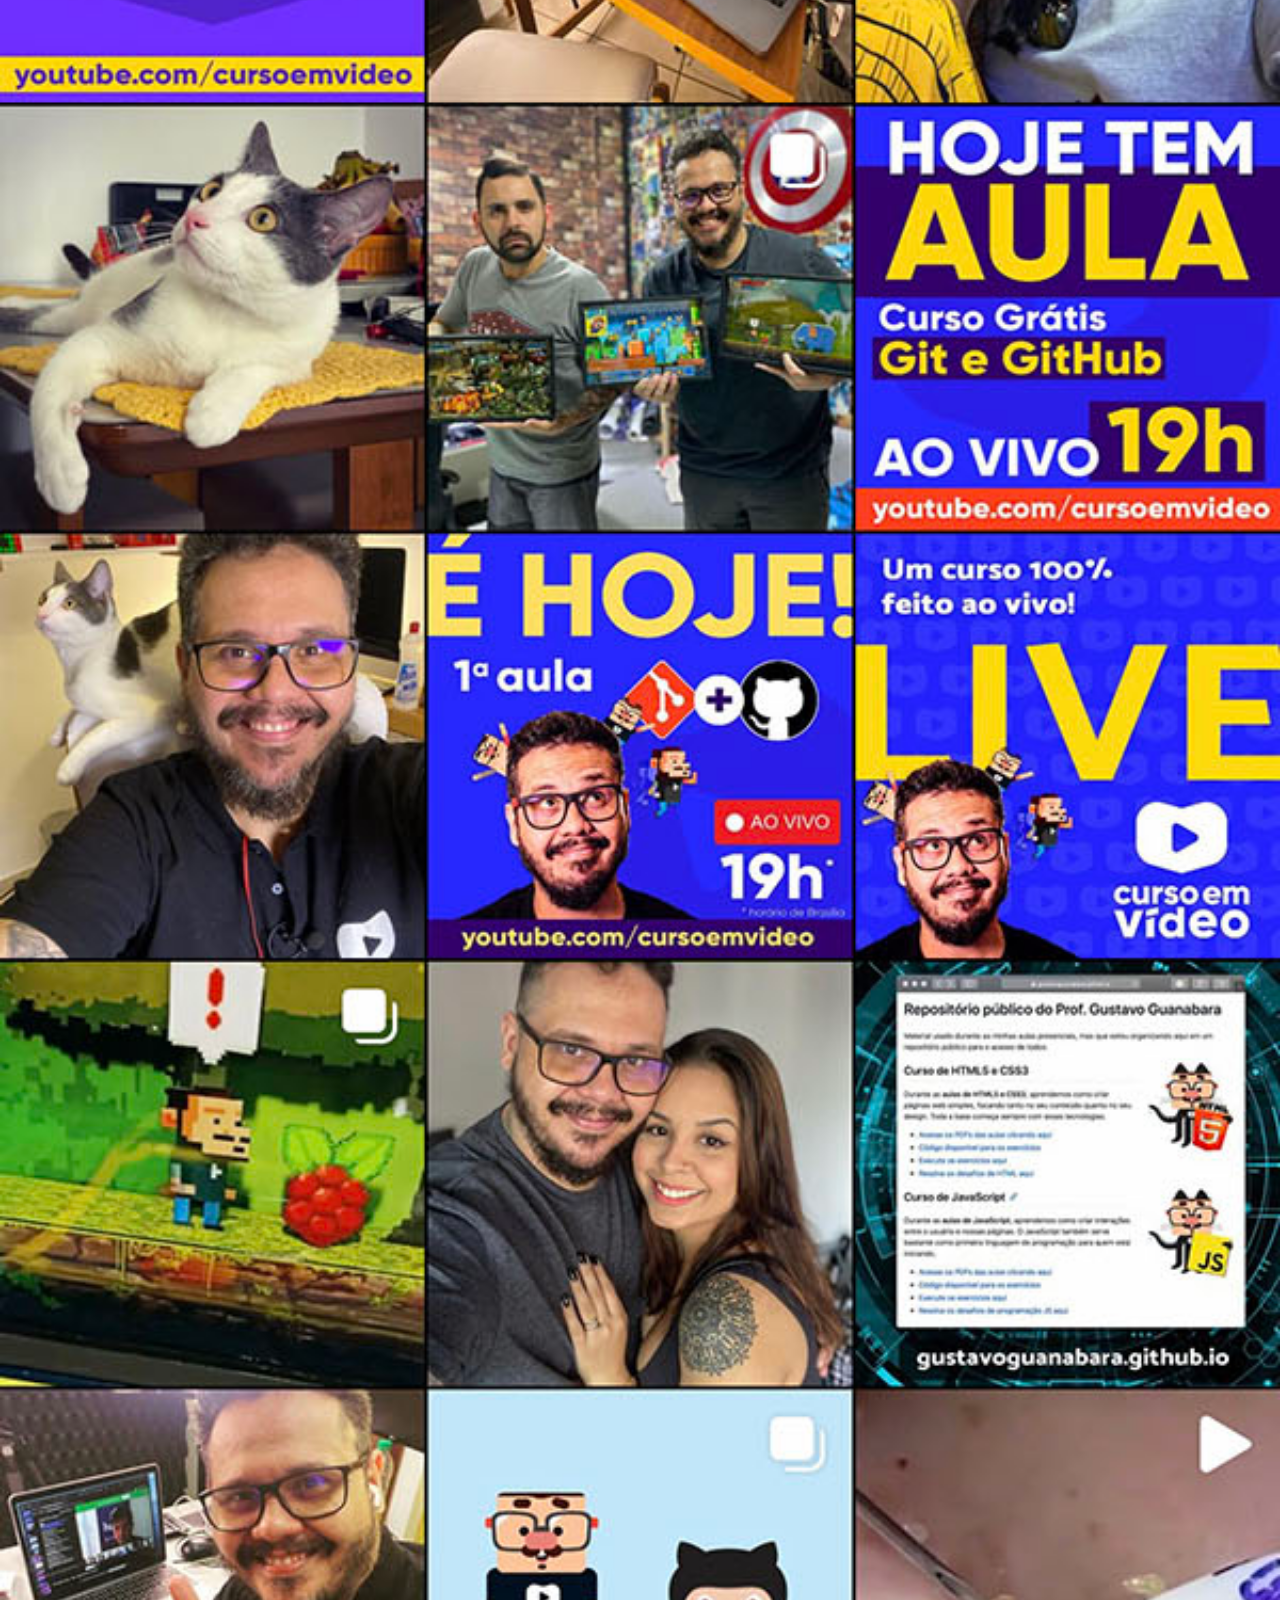
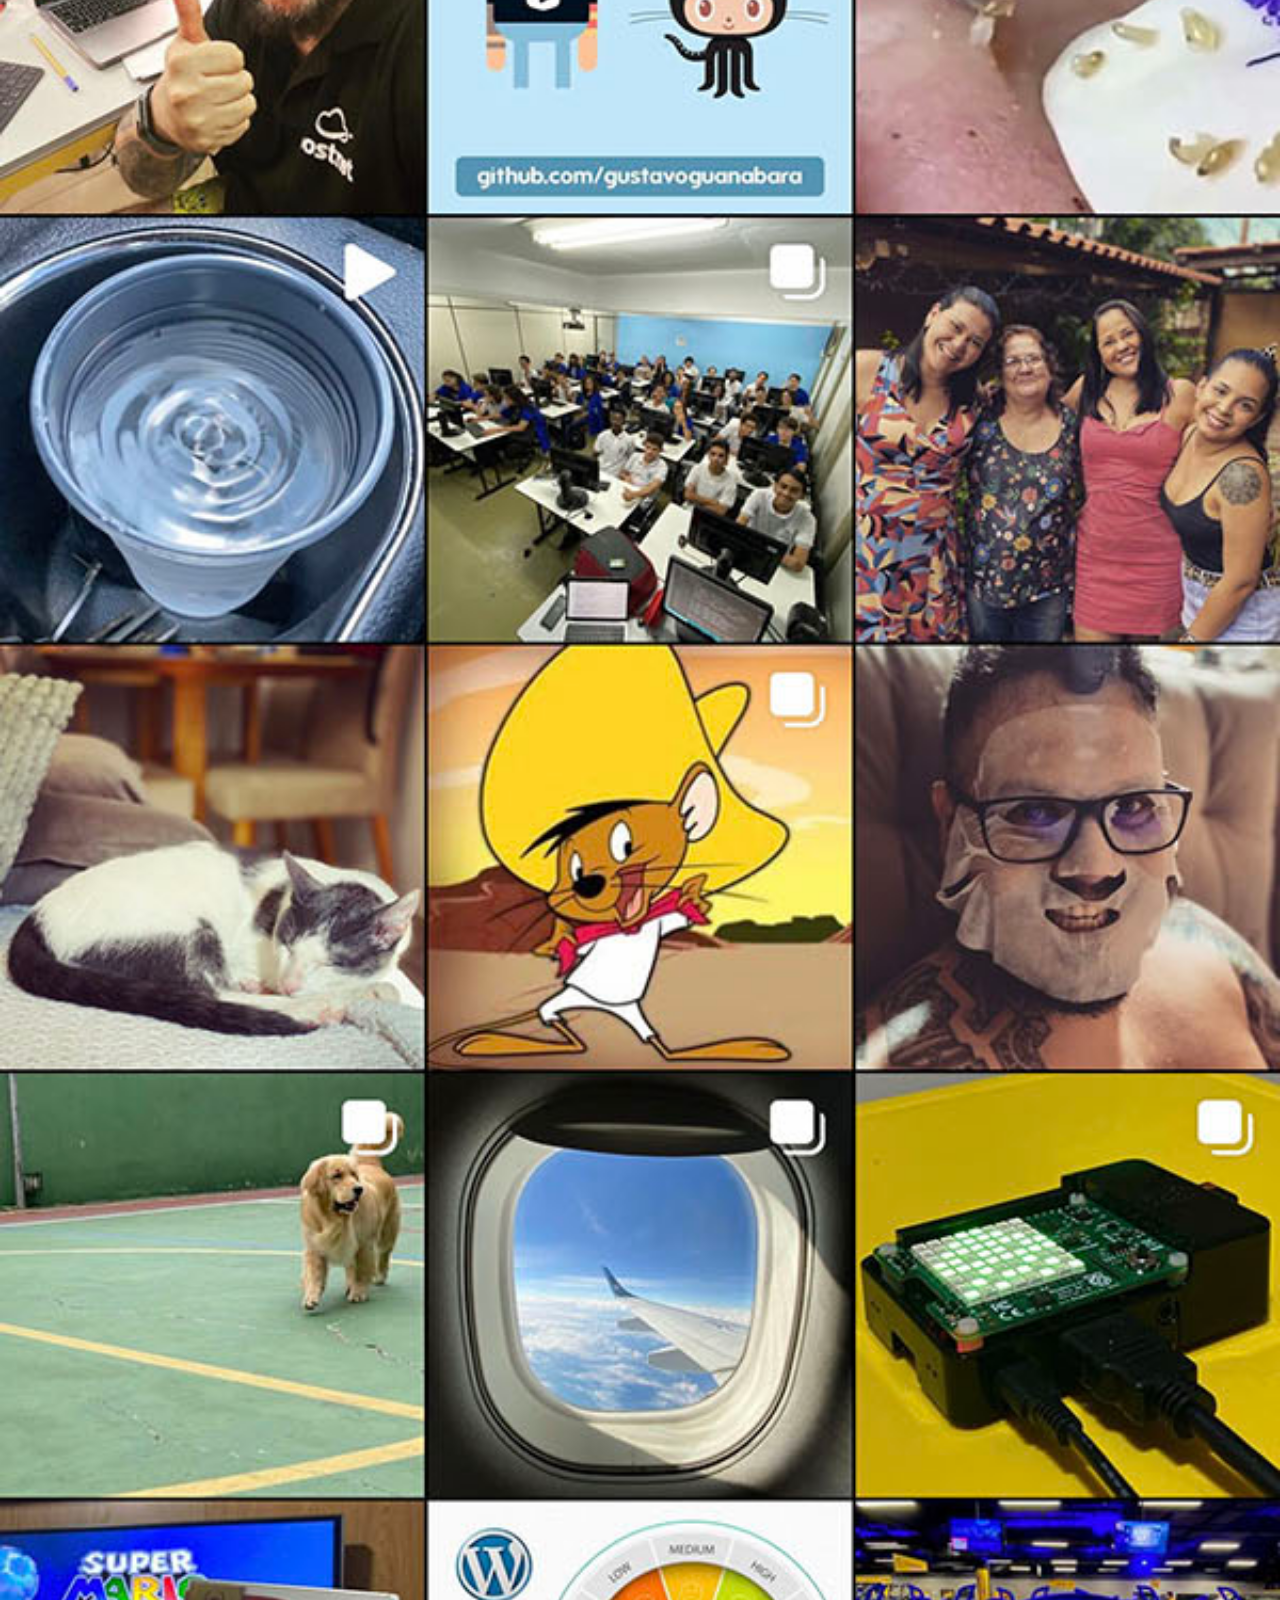
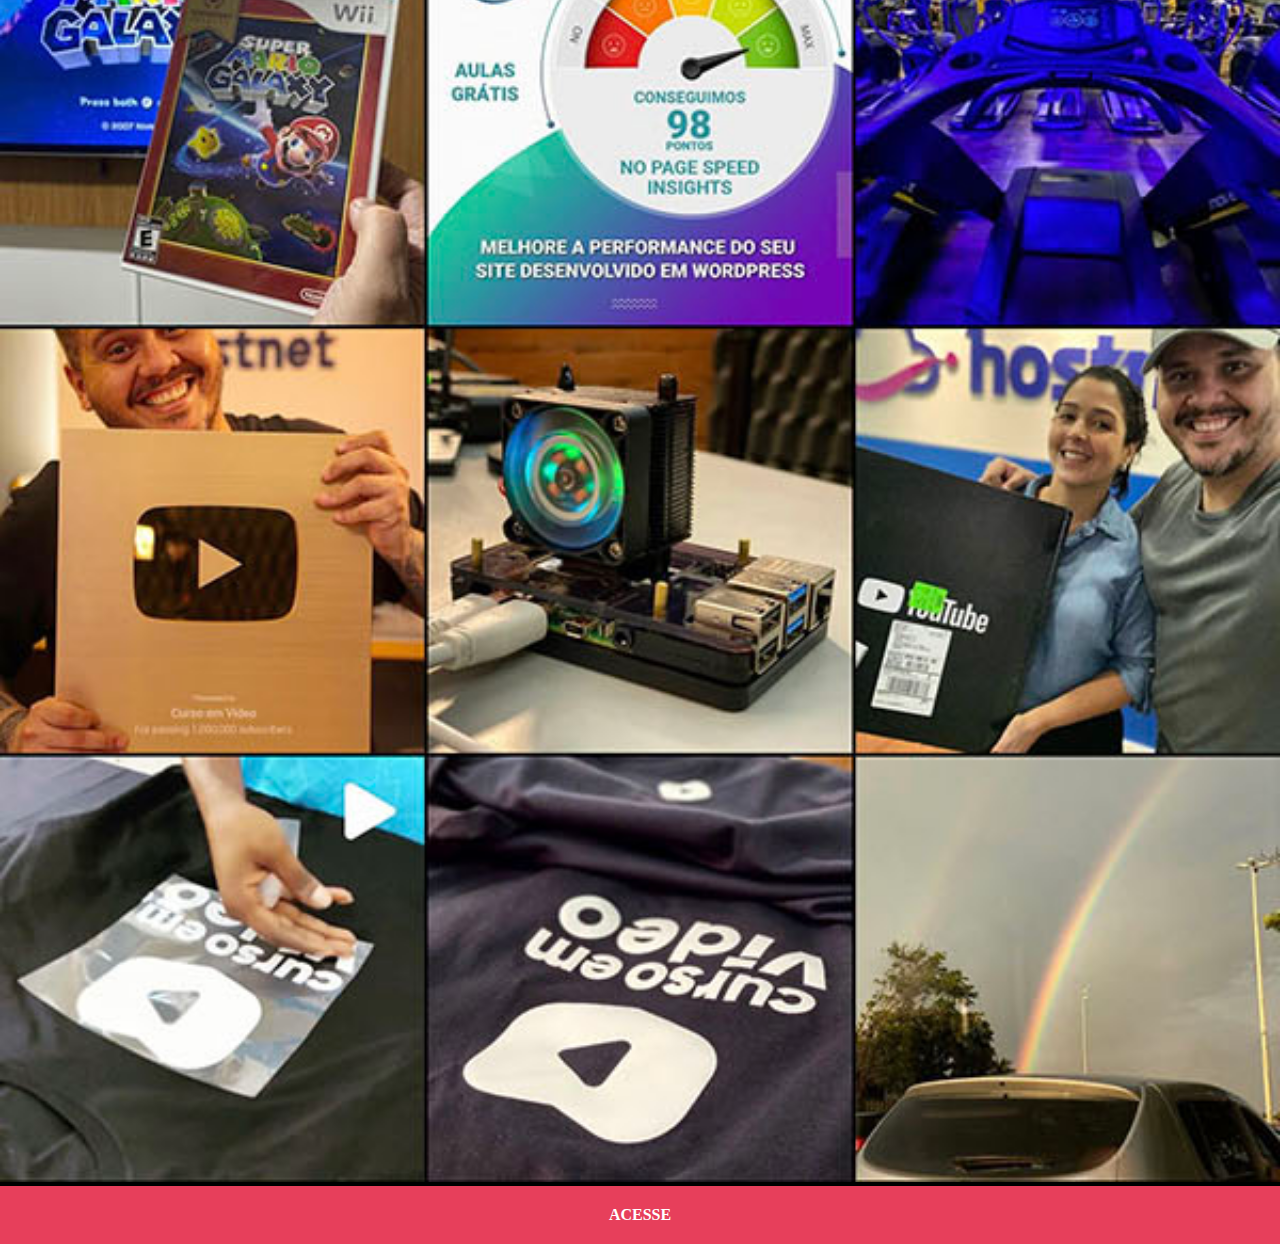
<file: instagram.html>
<!DOCTYPE html>
<html lang="pt-br">
<head>
    <meta charset="UTF-8">
    <meta http-equiv="X-UA-Compatible" content="IE=edge">
    <meta name="viewport" content="width=device-width, initial-scale=1.0">
    <title>Home</title>
    <style>
        *{
            margin: 0px;
            padding: 0px;
        }
        body{
            background-color: rgb(0, 0, 0);
        }
        ::-webkit-scrollbar{
            width: 0;
            height: 0;
        }
        img{
            width: 100vw;
            margin: 0px;
        }
        a{
            display: block;
            background-color: #E73F5B;
            text-align: center;
            padding: 20px;
            margin: 0px;
            font-weight: bolder;
            text-decoration: none;
            color: white;
        }
        a:hover{
            background-color: #863BA7;
        }
      
    </style>
</head>
<body>
    <img src="imagens/tela-instagram.jpg" alt="github">
    <a href="https://www.instagram.com/MisterEu09/" target="_blank">ACESSE</a>
</body>
</html>
</file>
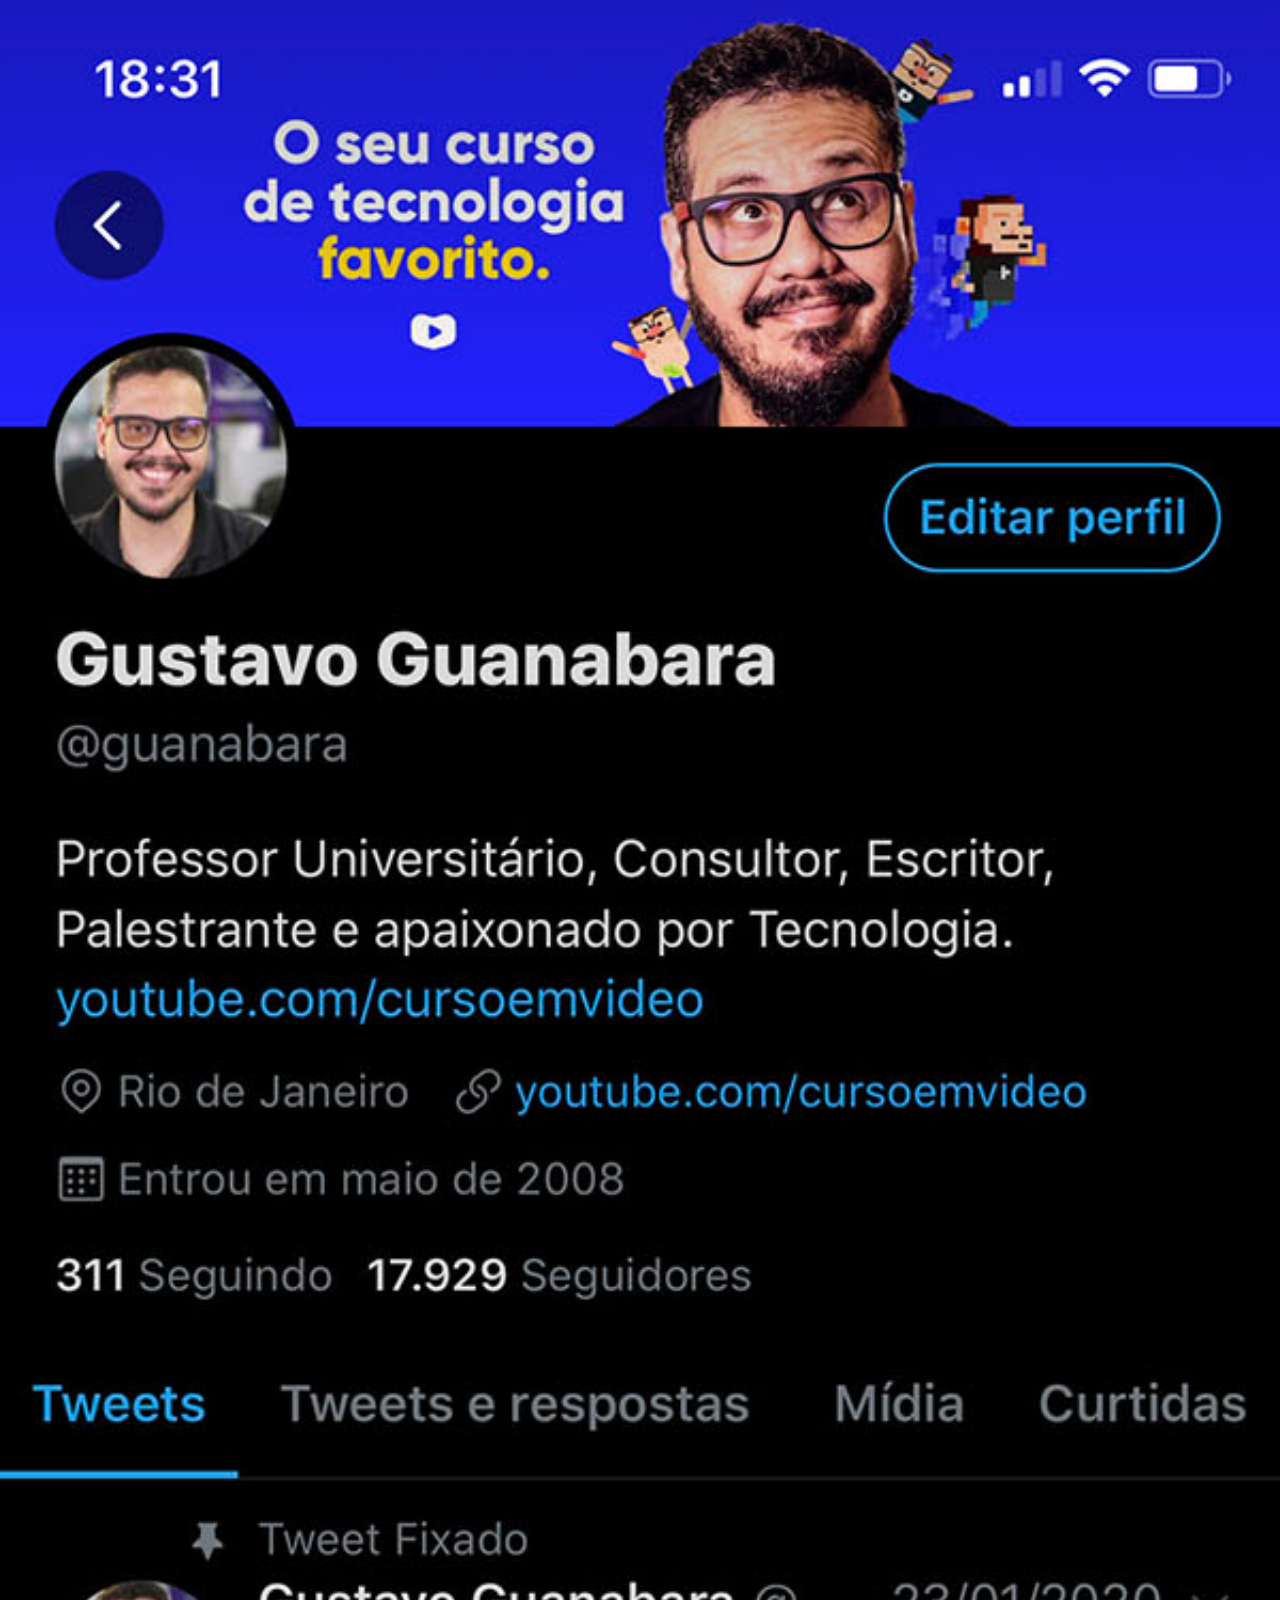
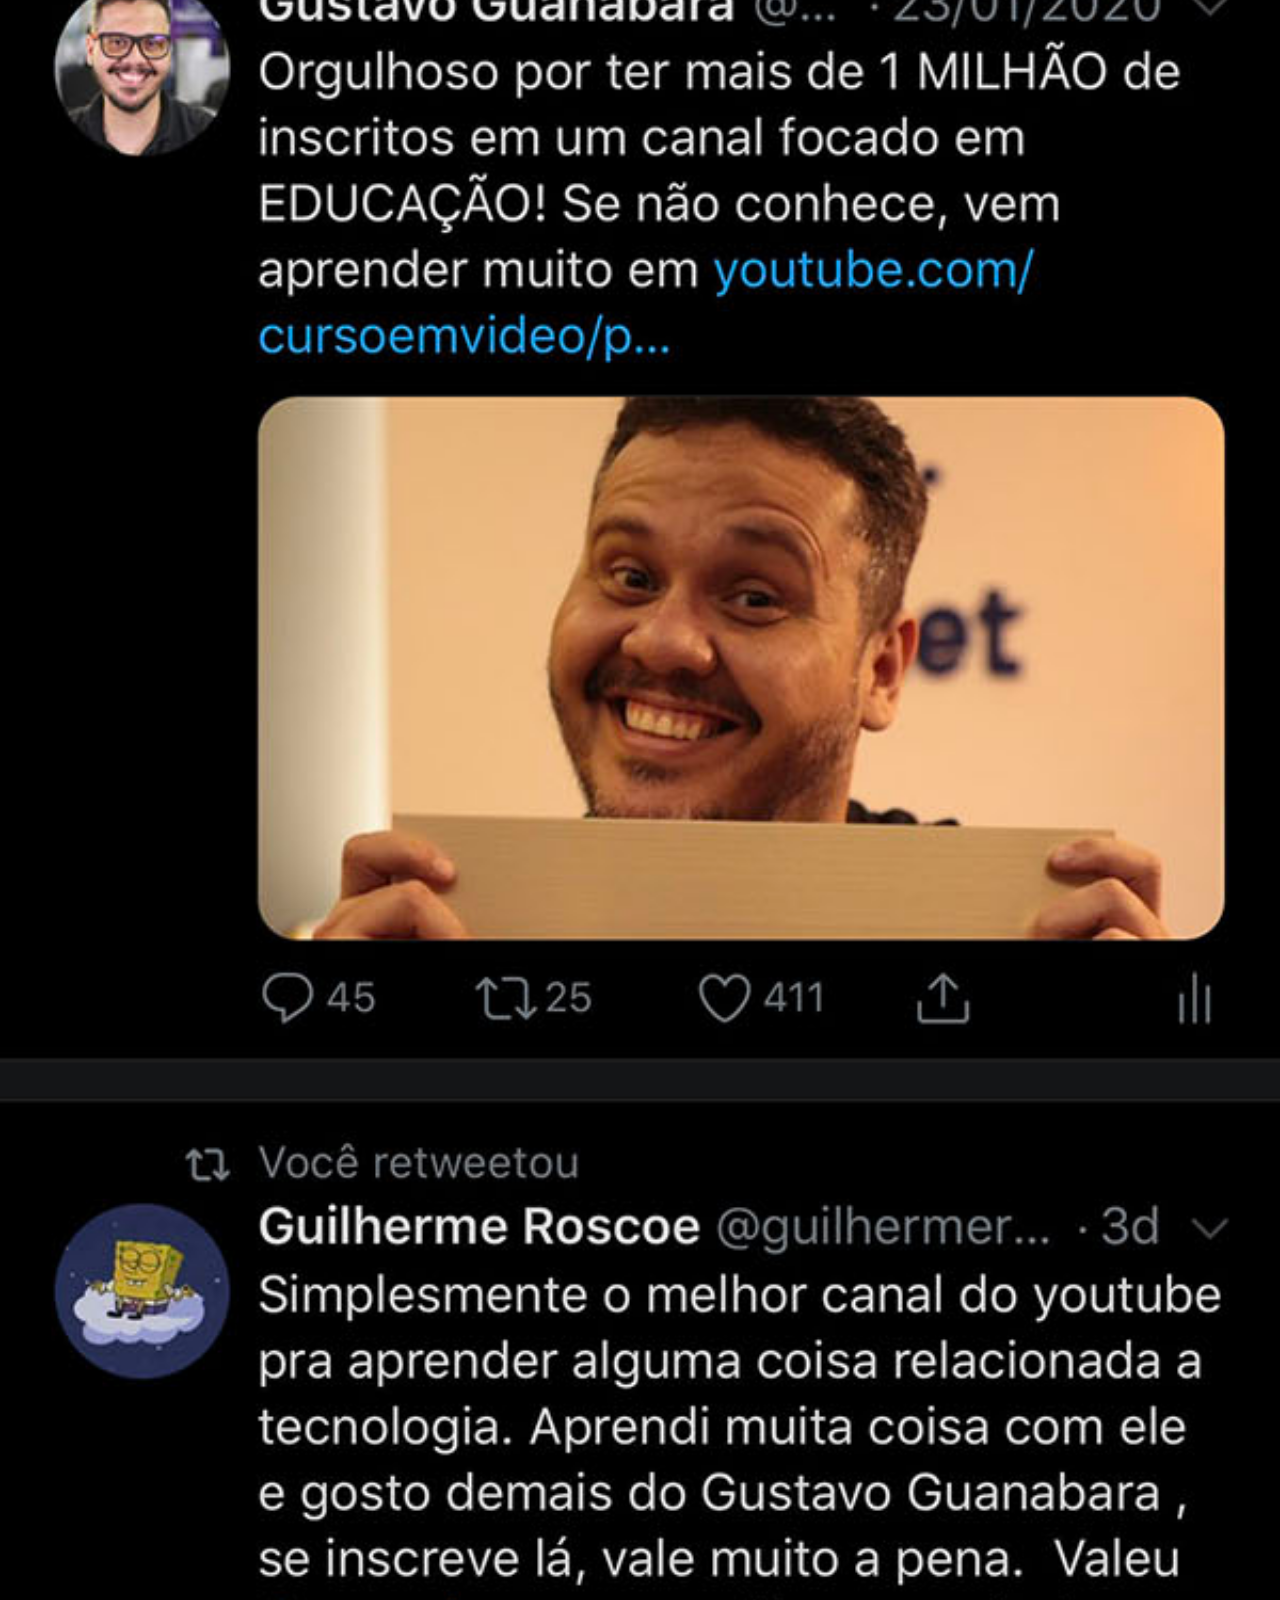
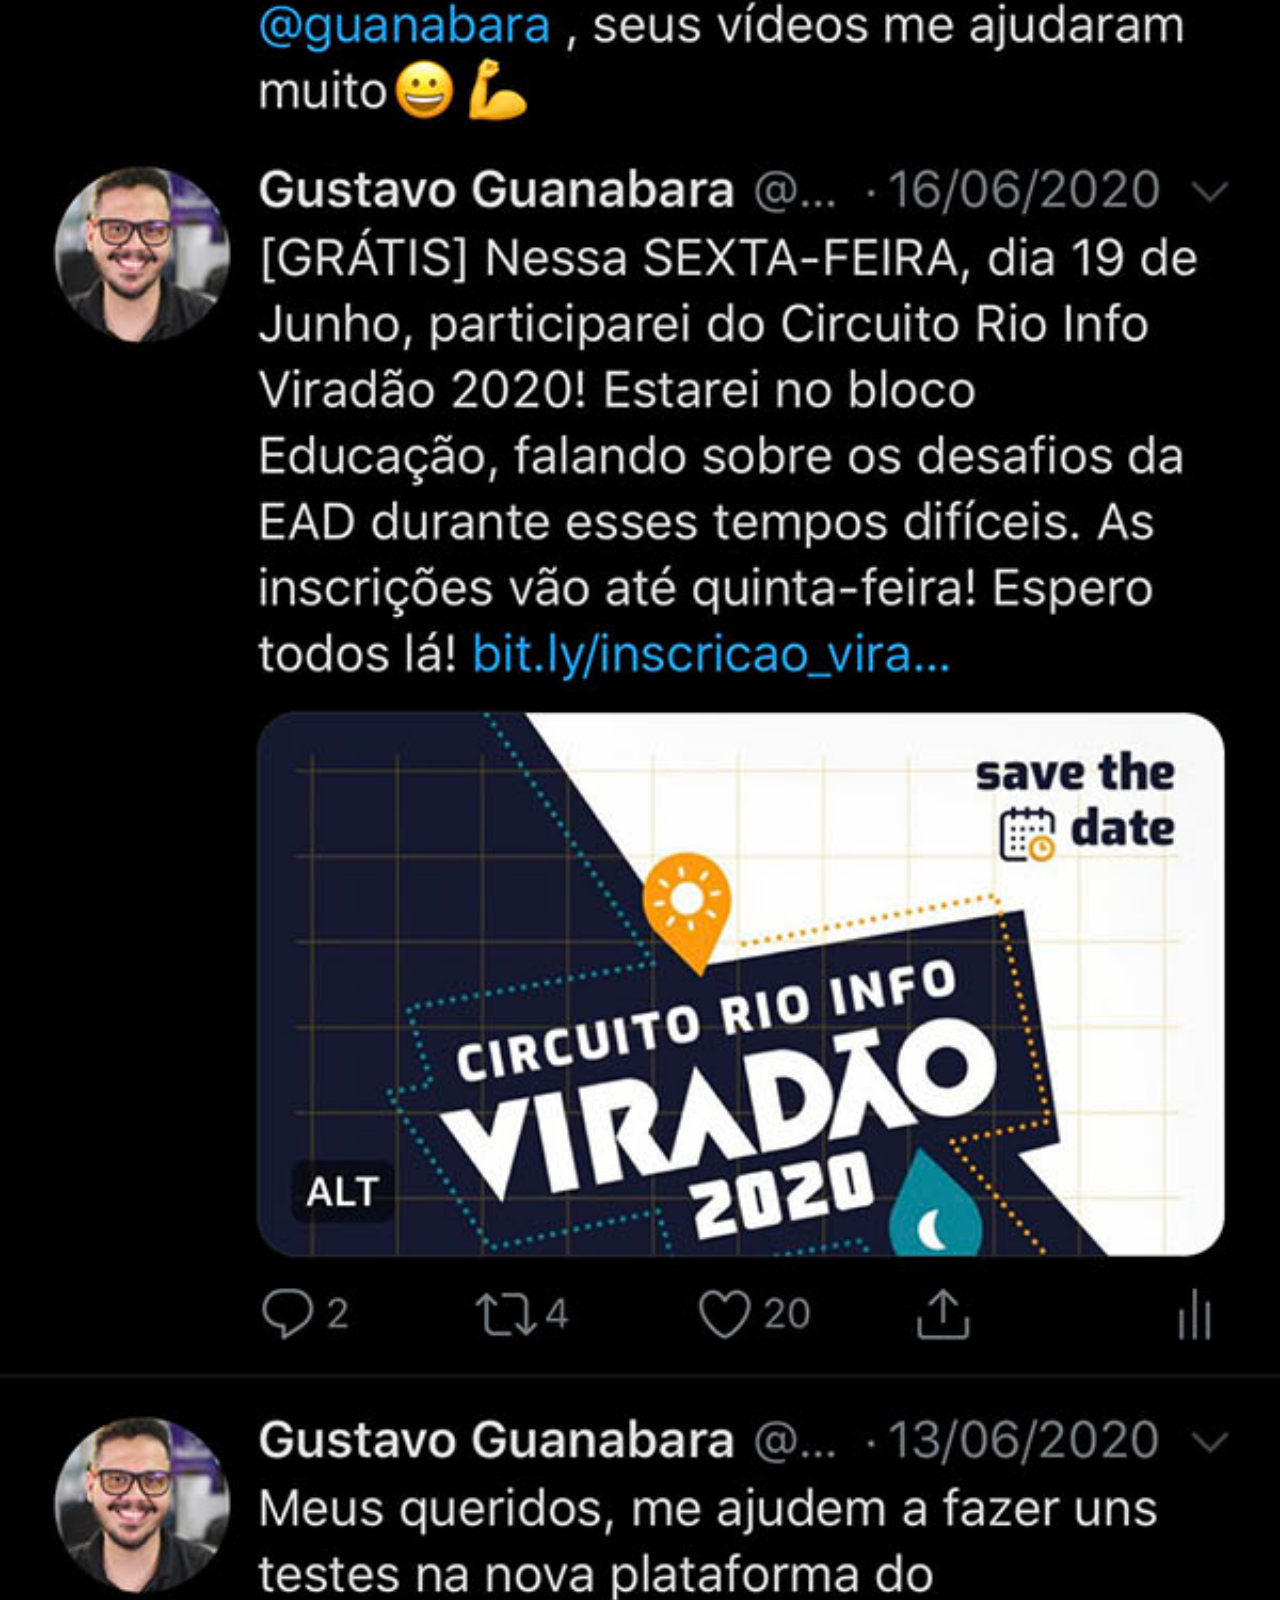
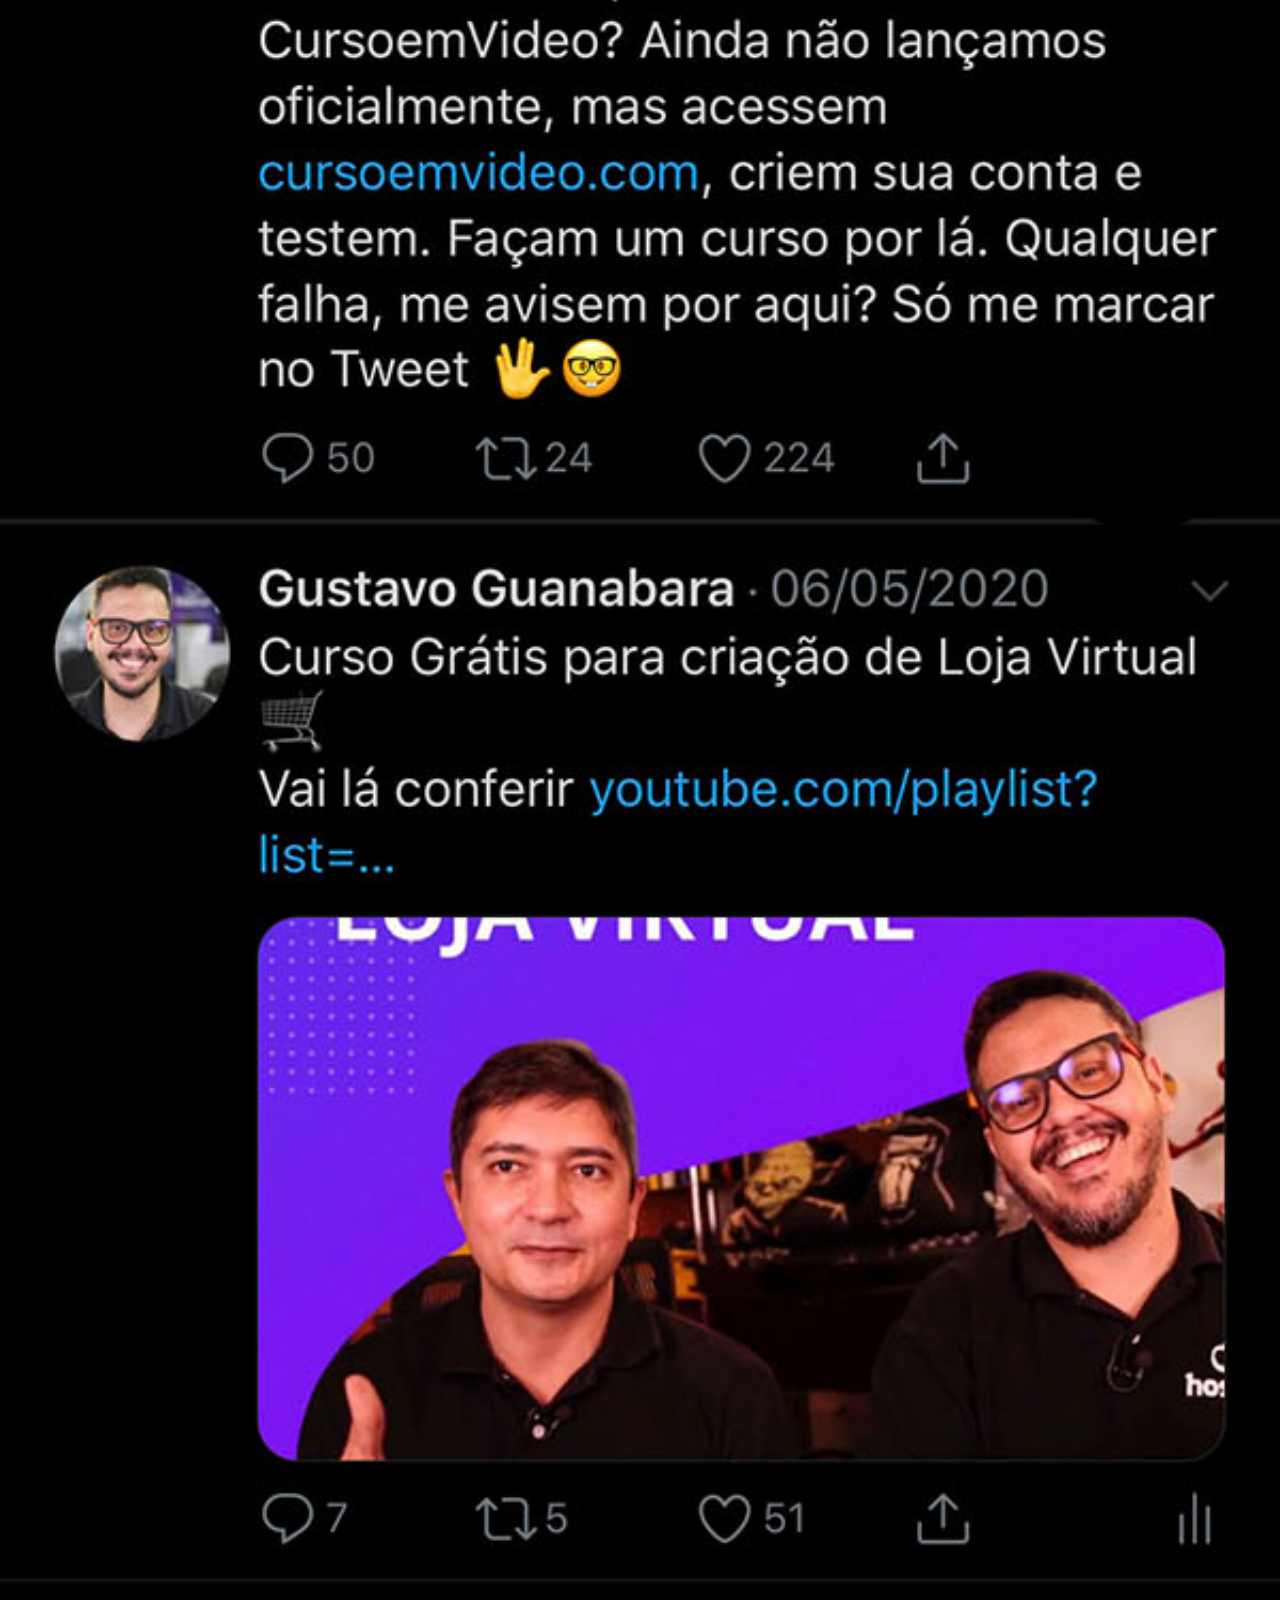
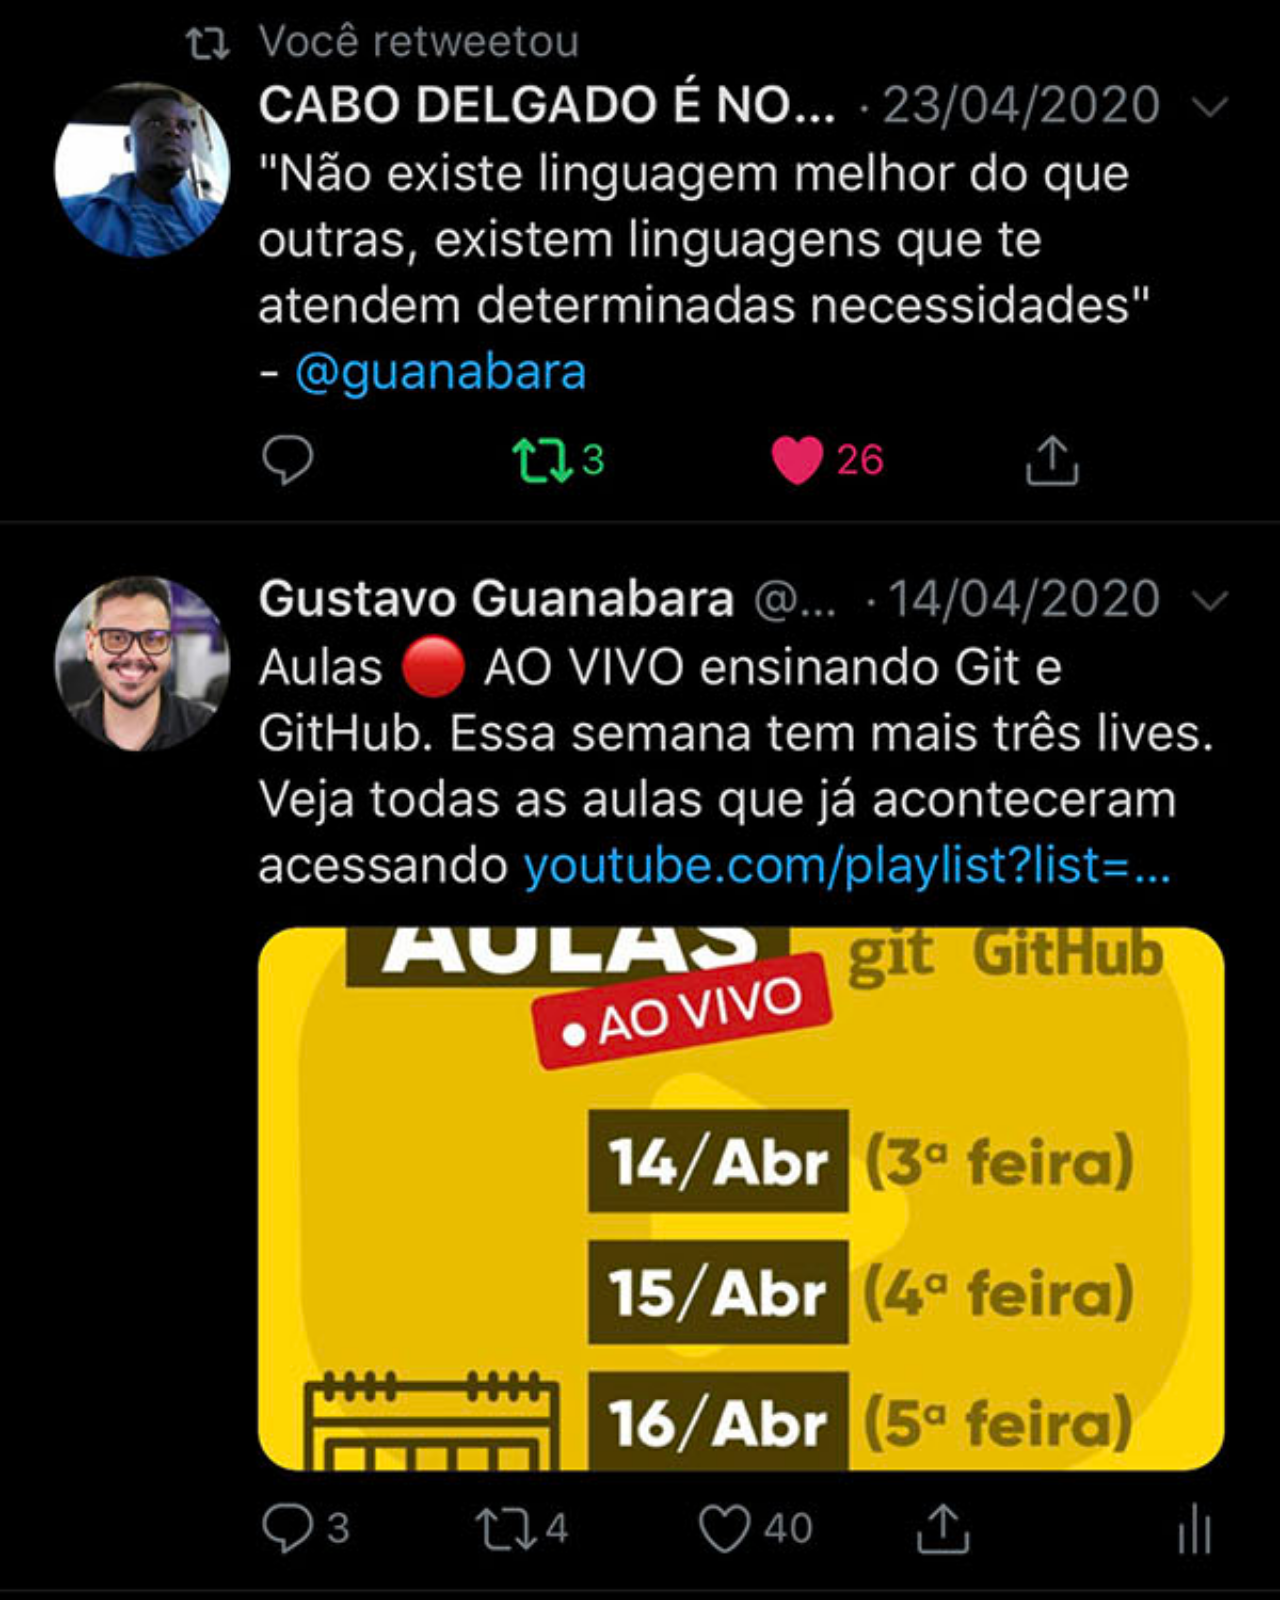
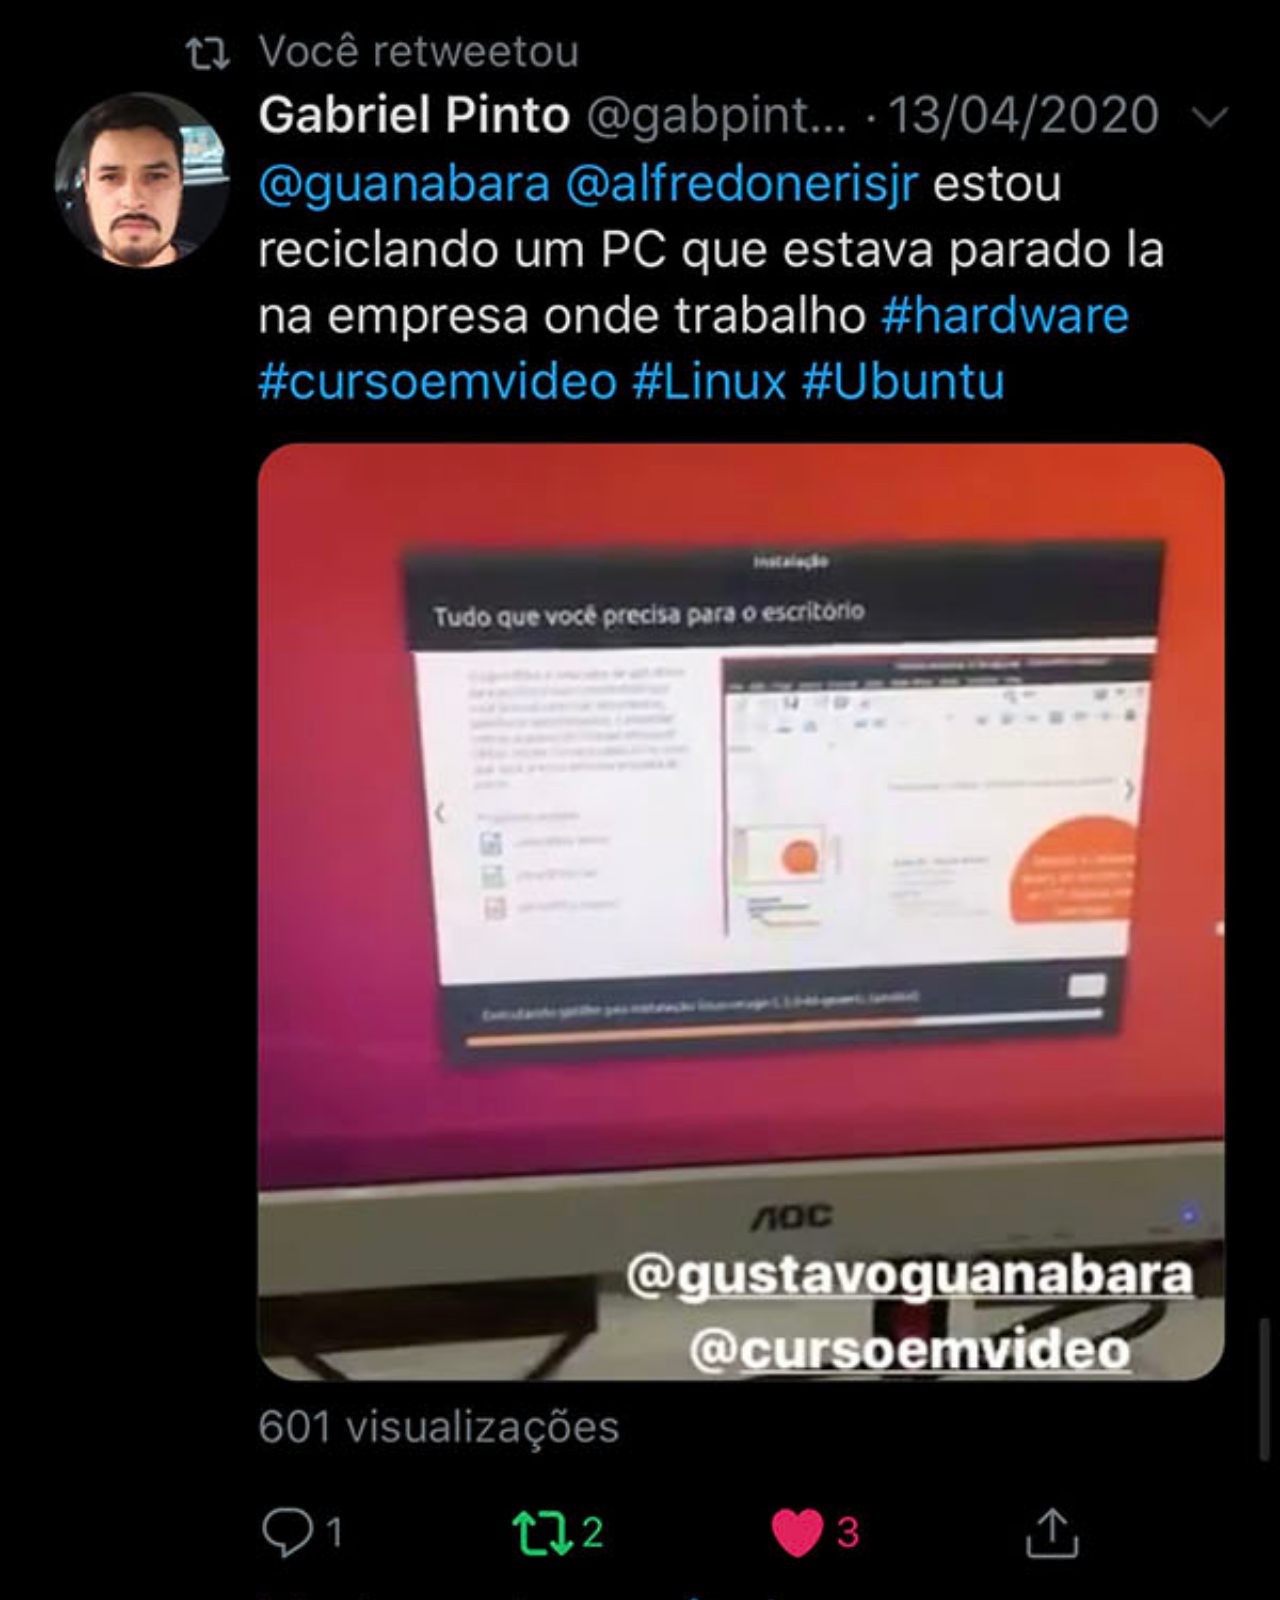
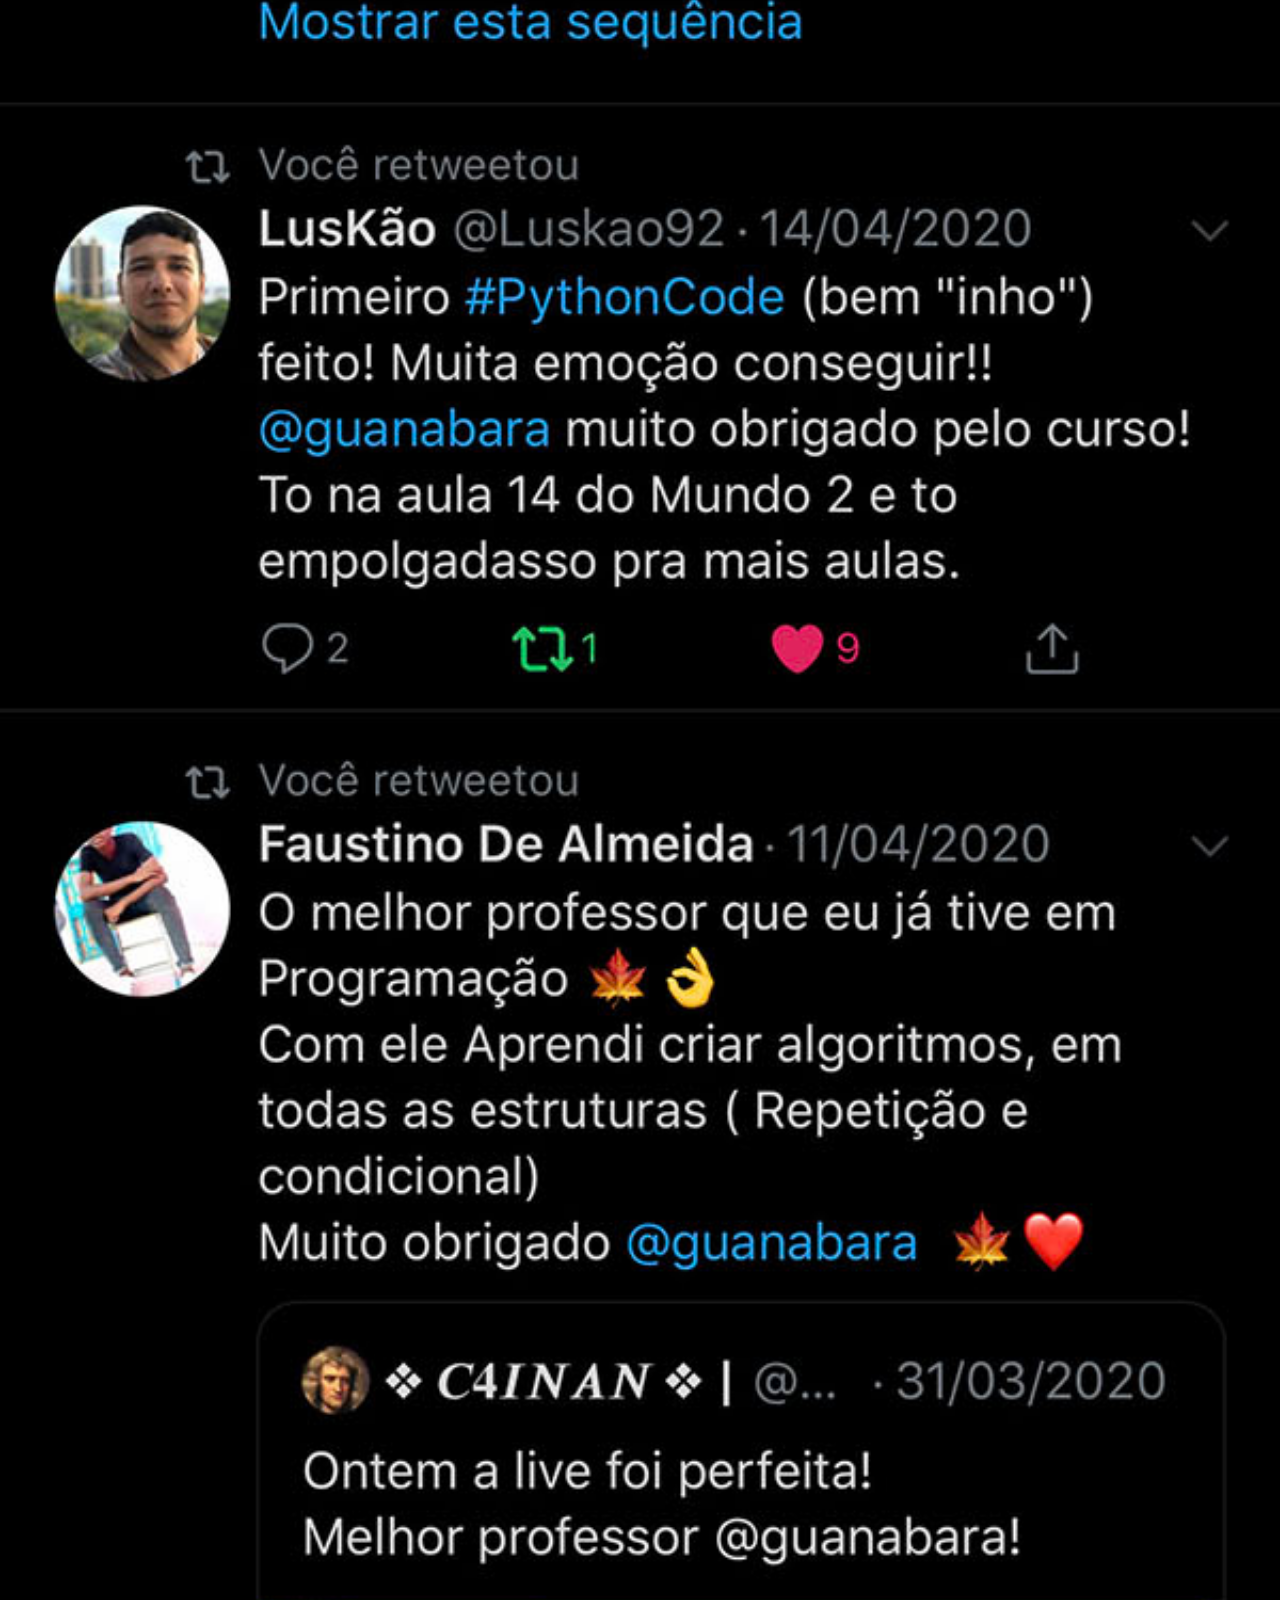
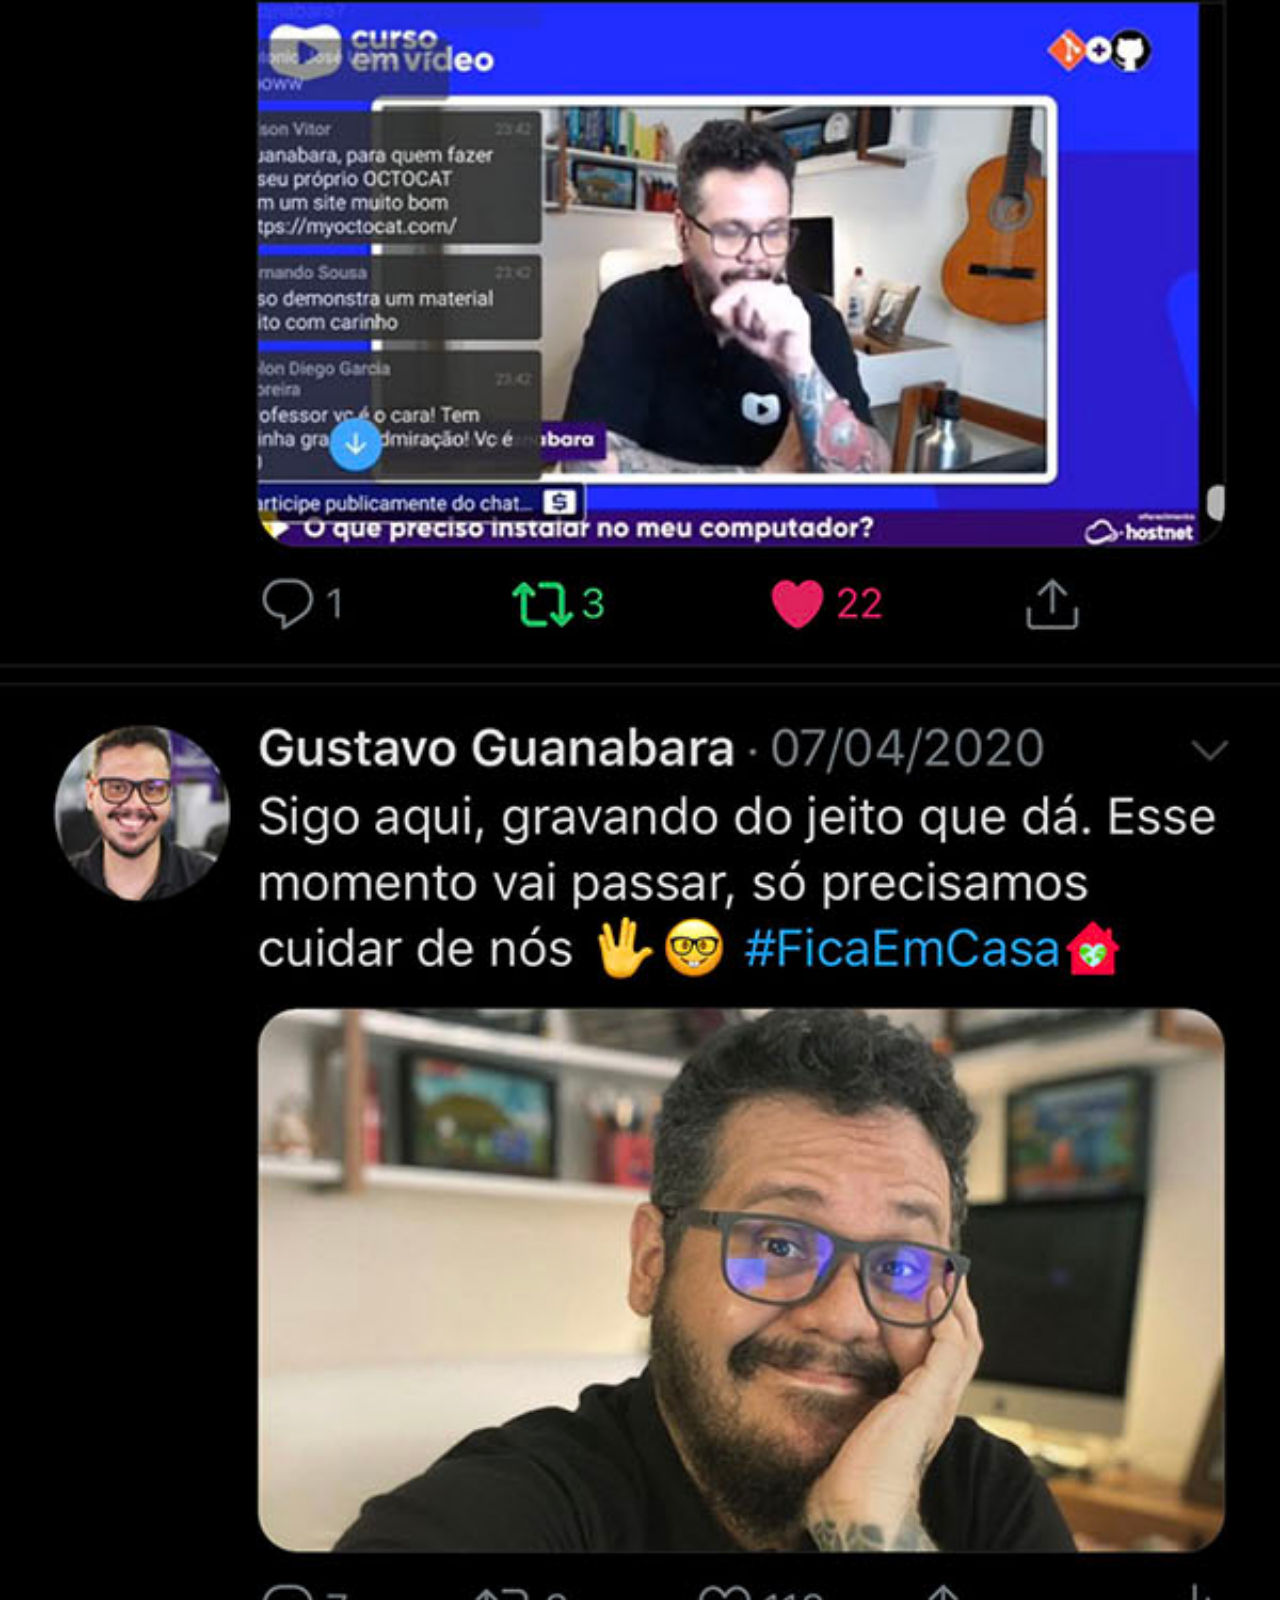
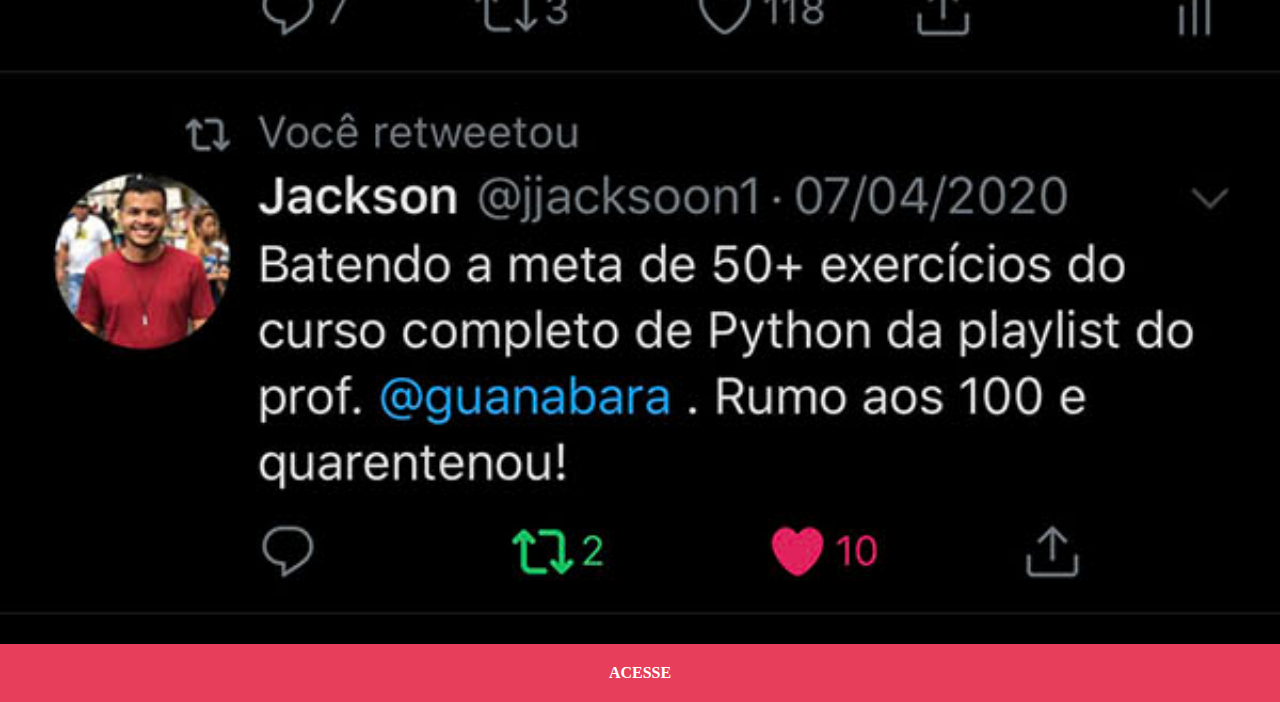
<file: twitter.html>
<!DOCTYPE html>
<html lang="pt-br">
<head>
    <meta charset="UTF-8">
    <meta http-equiv="X-UA-Compatible" content="IE=edge">
    <meta name="viewport" content="width=device-width, initial-scale=1.0">
    <title>Home</title>
    <style>
        *{
            margin: 0px;
            padding: 0px;
        }
        body{
            background-color: rgb(0, 0, 0);
        }
        ::-webkit-scrollbar{
            width: 0;
            height: 0;
        }
        img{
            width: 100vw;
            margin: 0px;
        }
        a{
            display: block;
            background-color: #E73F5B;
            text-align: center;
            padding: 20px;
            margin: 0px;
            font-weight: bolder;
            text-decoration: none;
            color: white;
        }
        a:hover{
            background-color: #863BA7;
        }
      
    </style>
</head>
<body>
    <img src="imagens/tela-twitter.jpg" alt="github">
    <a href="https://twitter.com/MisterEu03" target="_blank">ACESSE</a>
</body>
</html>
</file>
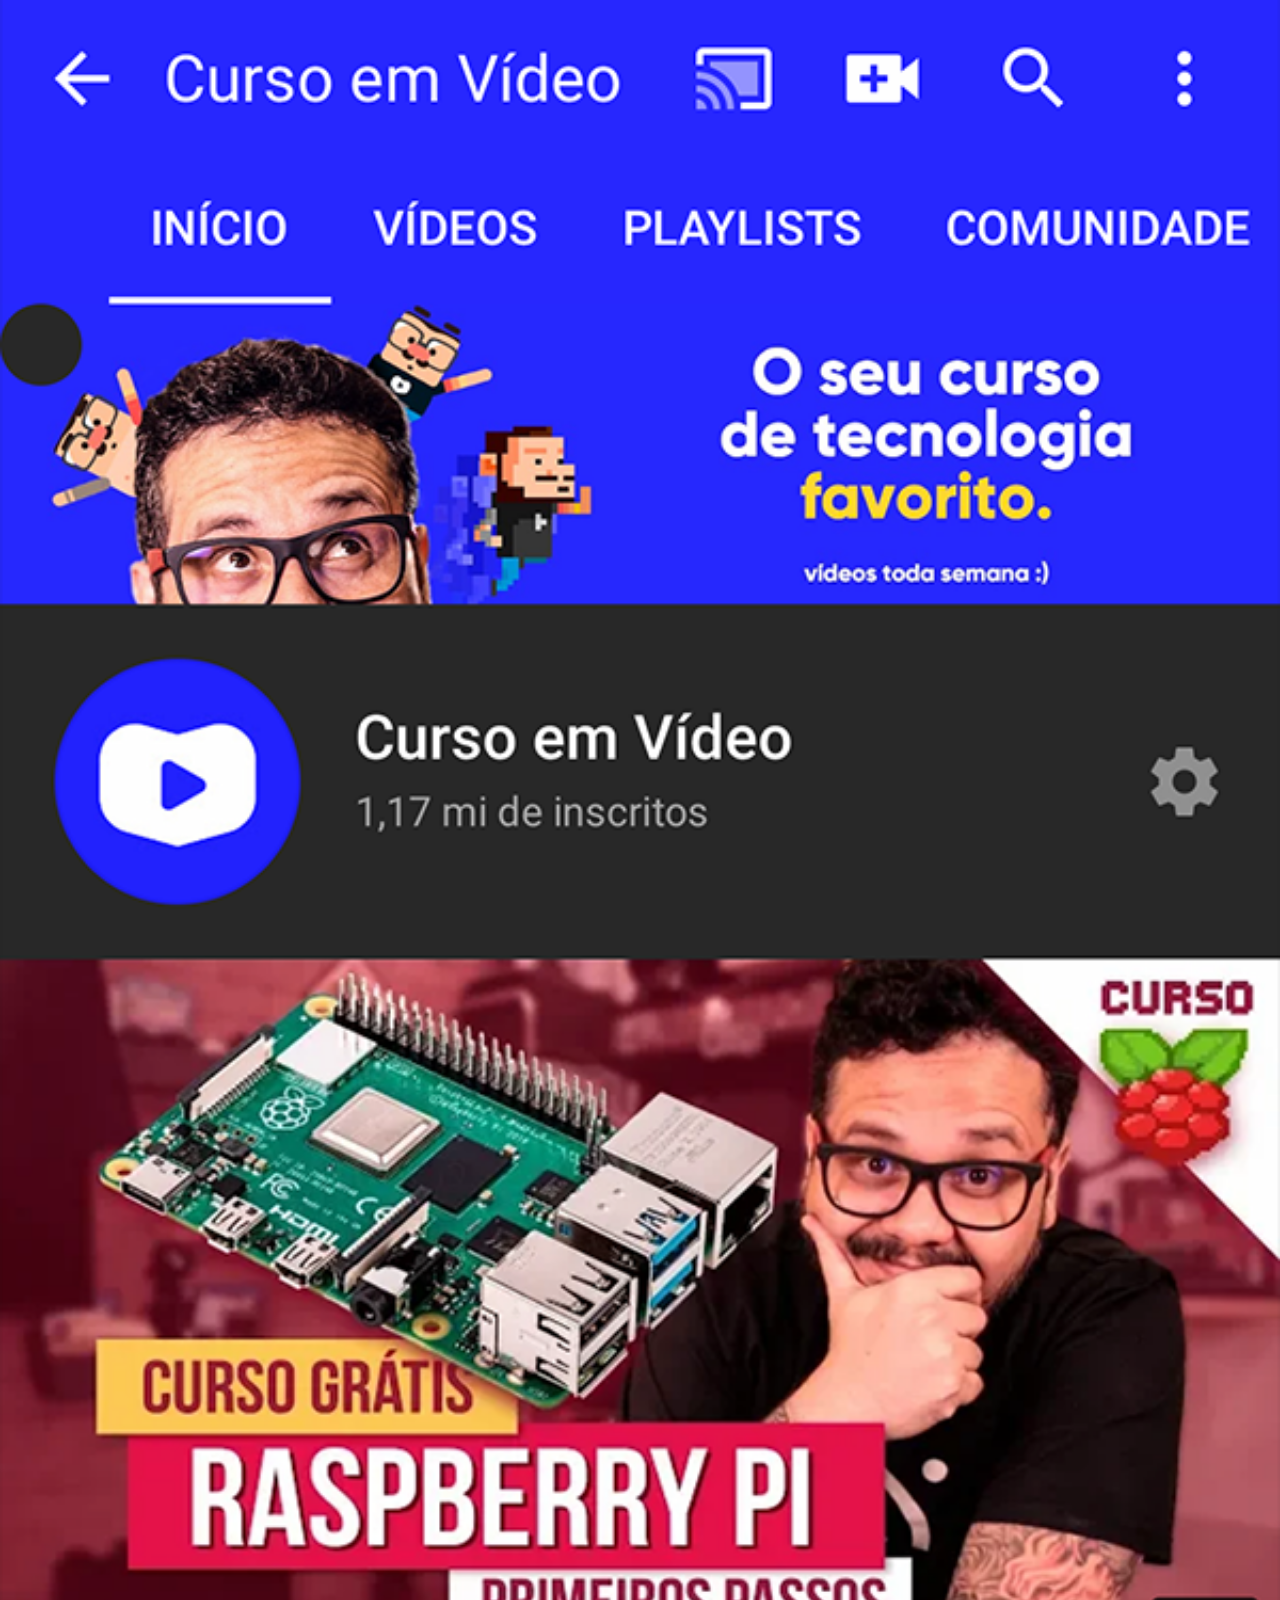
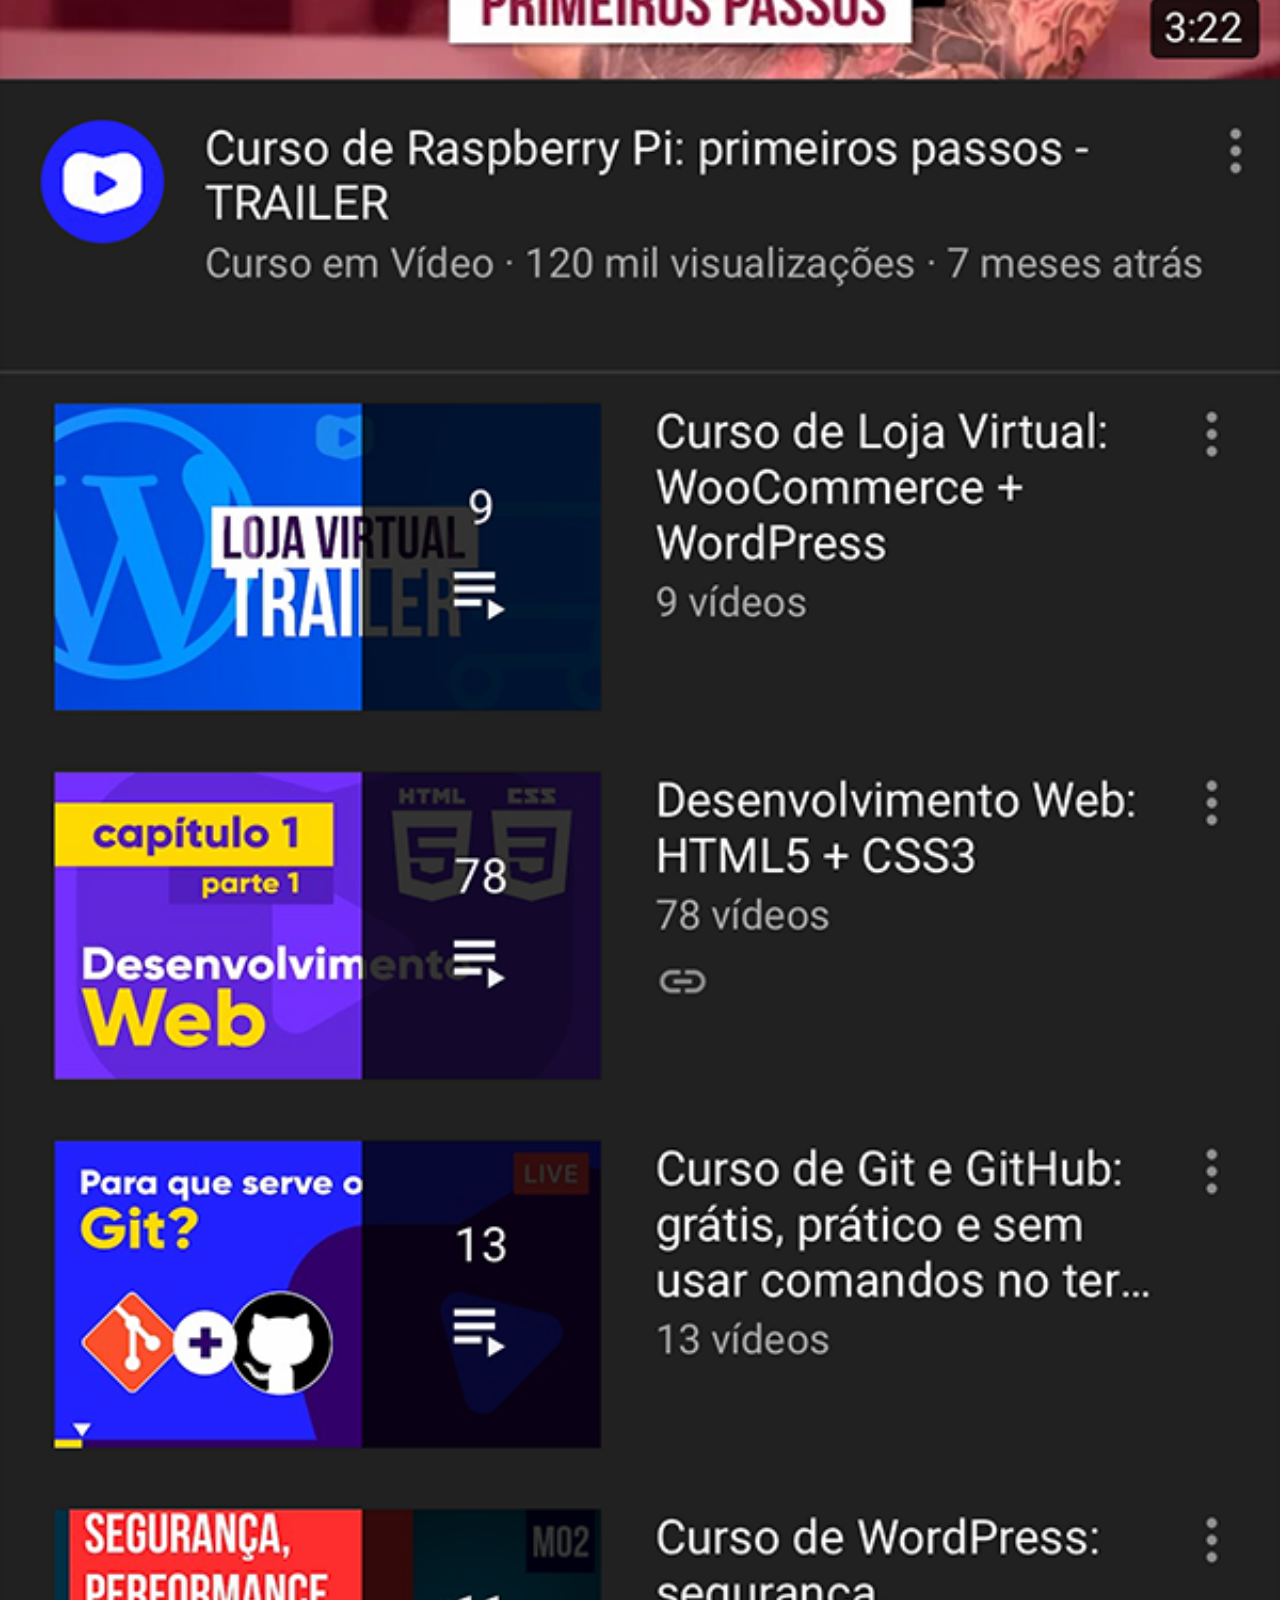
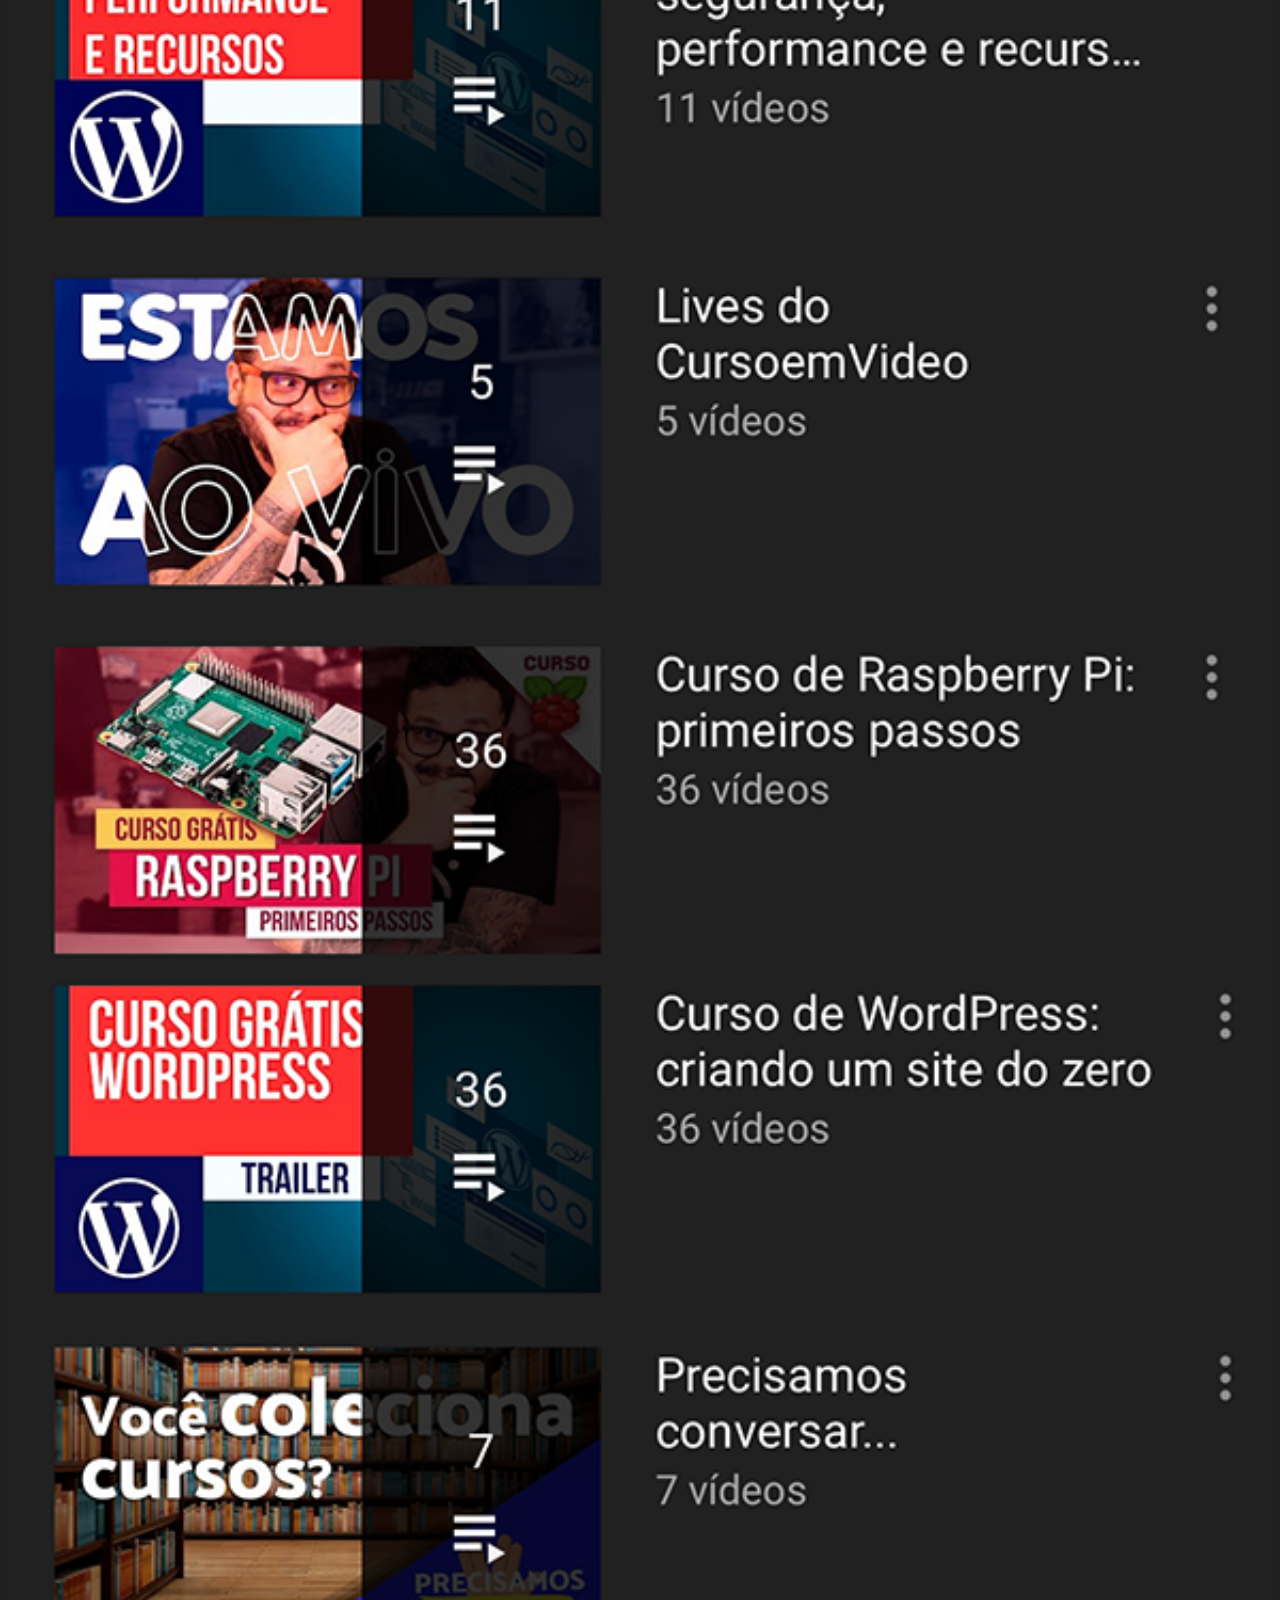
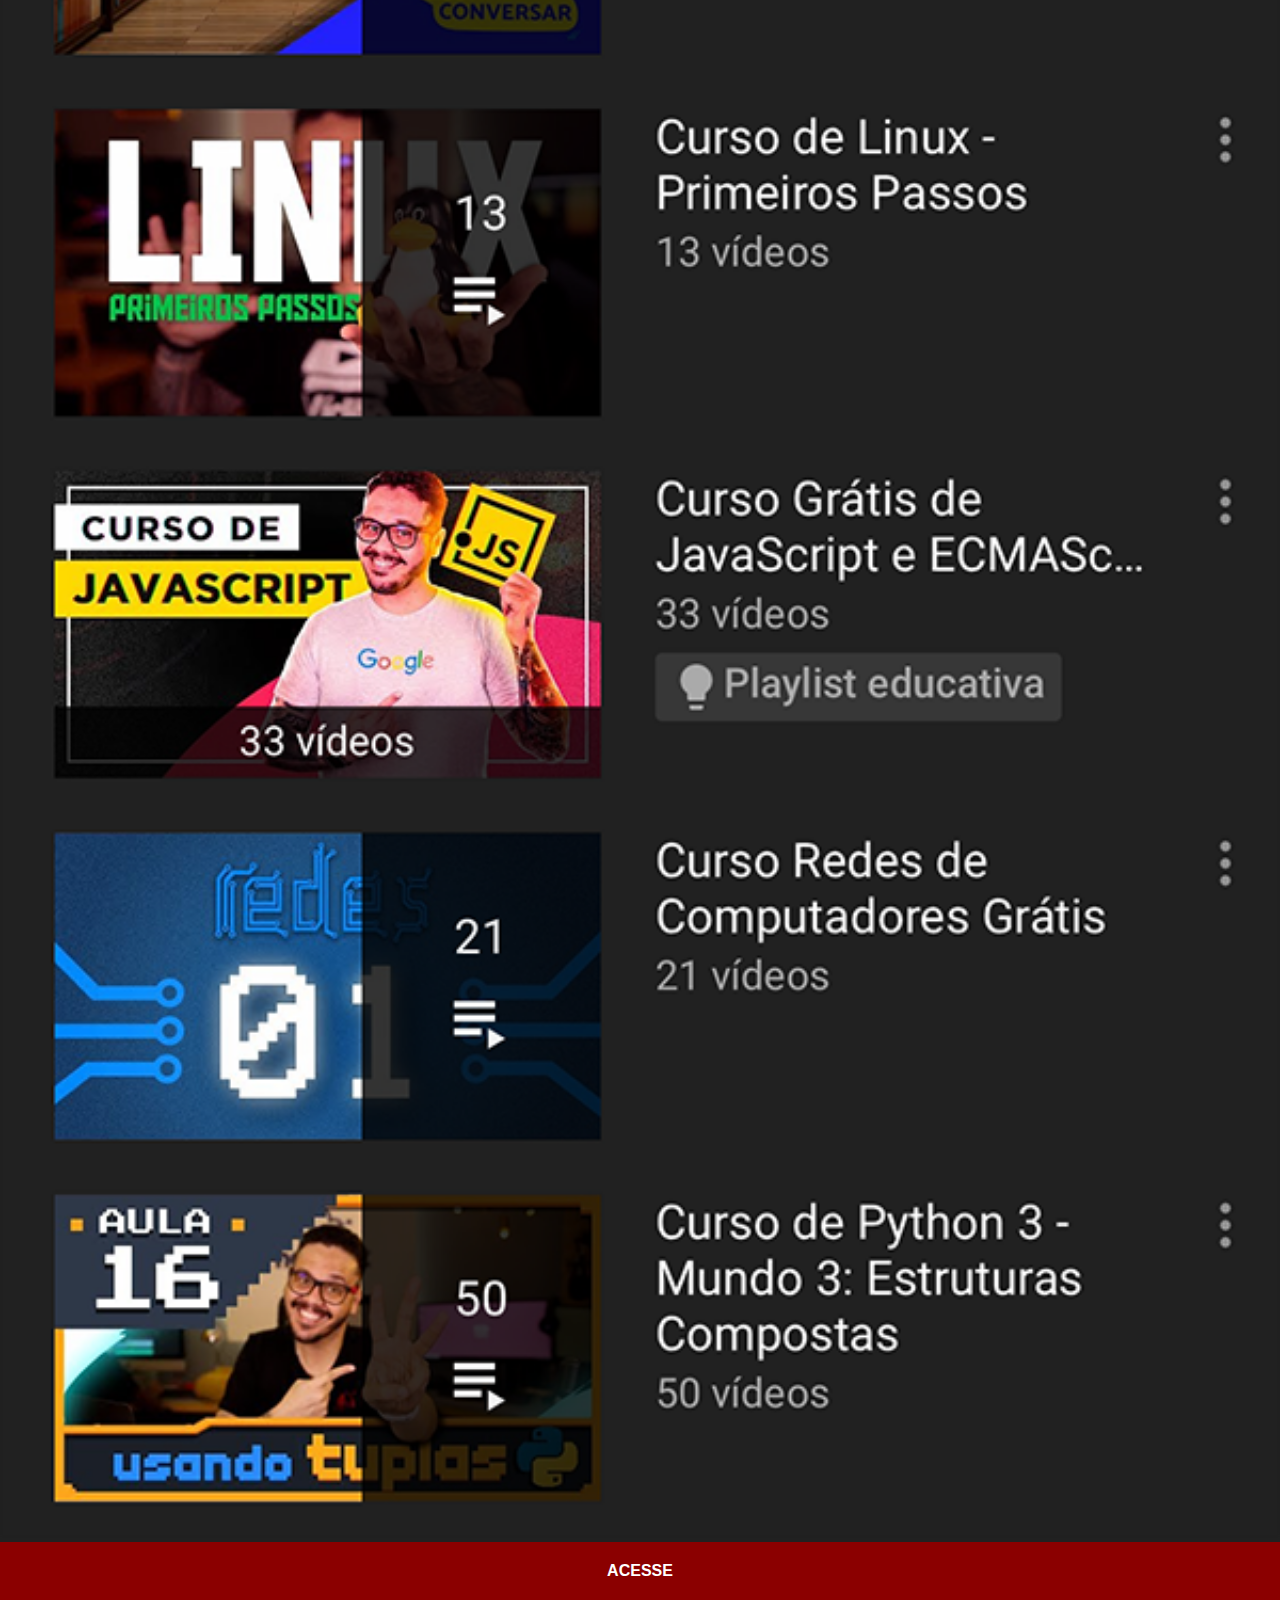
<file: youtube.html>
<!DOCTYPE html>
<html lang="pt-br">
<head>
    <meta charset="UTF-8">
    <meta http-equiv="X-UA-Compatible" content="IE=edge">
    <meta name="viewport" content="width=device-width, initial-scale=1.0">
    <title>Home</title>
    <style>
        *{
            margin: 0px;
            padding: 0px;
            font-family: Arial, Helvetica, sans-serif;
        }
        body{
            background-color: rgb(33, 33, 33);
        }
        ::-webkit-scrollbar{
            width: 0px;
            height: 0px;
        }
        img{
            width: 100vw;
            
        }
        a{
            display: block;
            background-color: darkred;
            text-align: center;
            padding: 20px;
            font-weight: bolder;
            text-decoration: none;
            color: white;
        }
        a:hover{
            background-color: red;
        }
    </style>
</head>
<body>
    <img src="imagens/tela-youtube.png" alt="Youtube">
    <a href="https://www.youtube.com/@G0ularte" target="_blank">ACESSE</a>
</body>
</html>
</file>
<file: estilos/style.css>
@charset "UTF-8";
*{
    margin: 0px;
    padding: 0px;
}

html, body{
    height: 100vh;
    width: 100vw;
    background-color: black;

}
body{
    background: url(../imagens/fundo-madeira.jpg) no-repeat top center;
    background-size: cover;
    background-attachment: fixed;
}
main{
    height: 100vh;
    position: relative;

}
section#telefone{
    position: absolute;
    top: 50%;
    left: 50%;
    transform: translate(-50%, -50%);
    height: 627px;
    width: 311px;
    background-color: rgb(0, 0, 0);
    background: url(../imagens/frame-iphone.png) no-repeat; 

}
iframe#tela{
    position: relative;
    top: 80px;
    left: 22px;
    height: 471px;
    width: 267px;
  
}
section#redes{
    text-align: right;
}
section#redes img{
    width: 50px;
    margin: 10px;
    border-radius: 50%;
    box-shadow: 2px 2px 5px rgba(0, 0, 0, 0.745);
    box-sizing: border-box;
}
section#redes img:hover{
    border: 2px solid rgba(255, 255, 255, 0.627);
    transform: translate(-3px, -3px);
    box-shadow: 5px 5px 10px rgba(0, 0, 0, 0.666);
    transition: transform .5s, border 1s;
}
</file>
